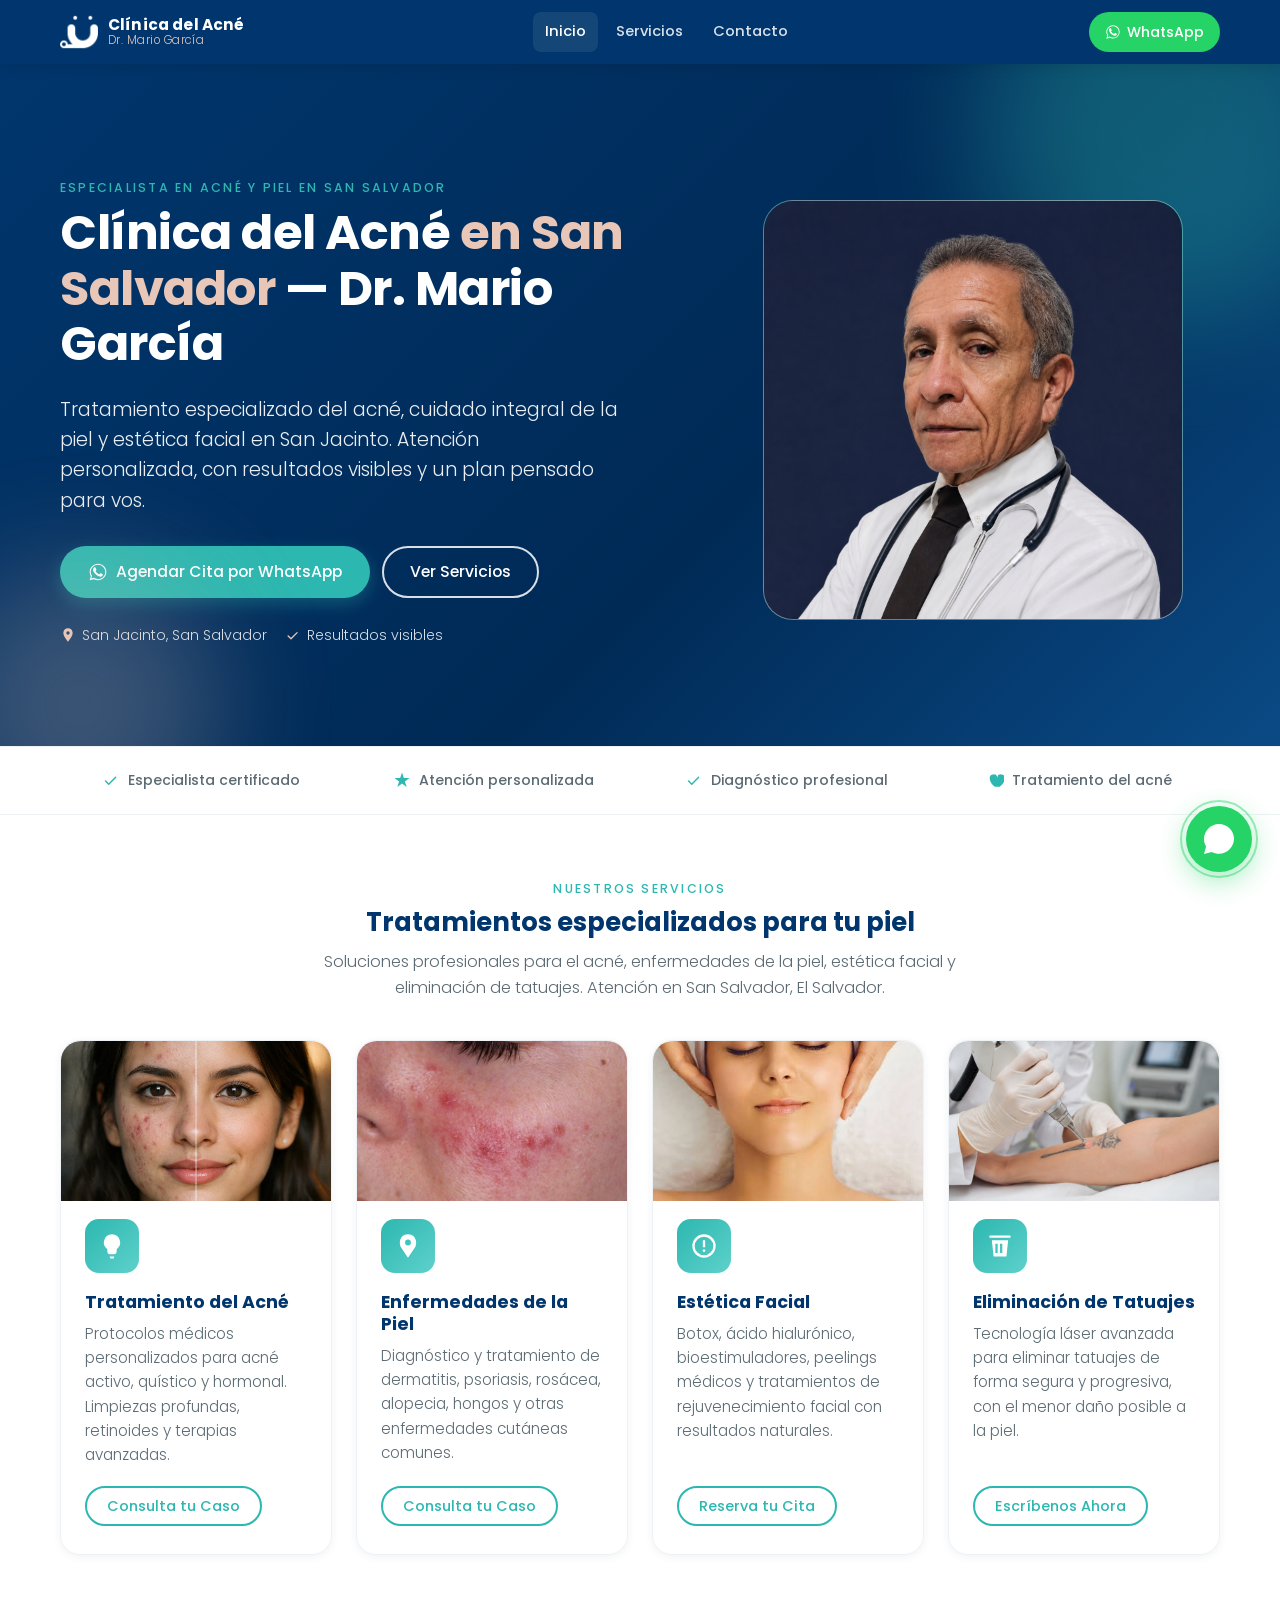
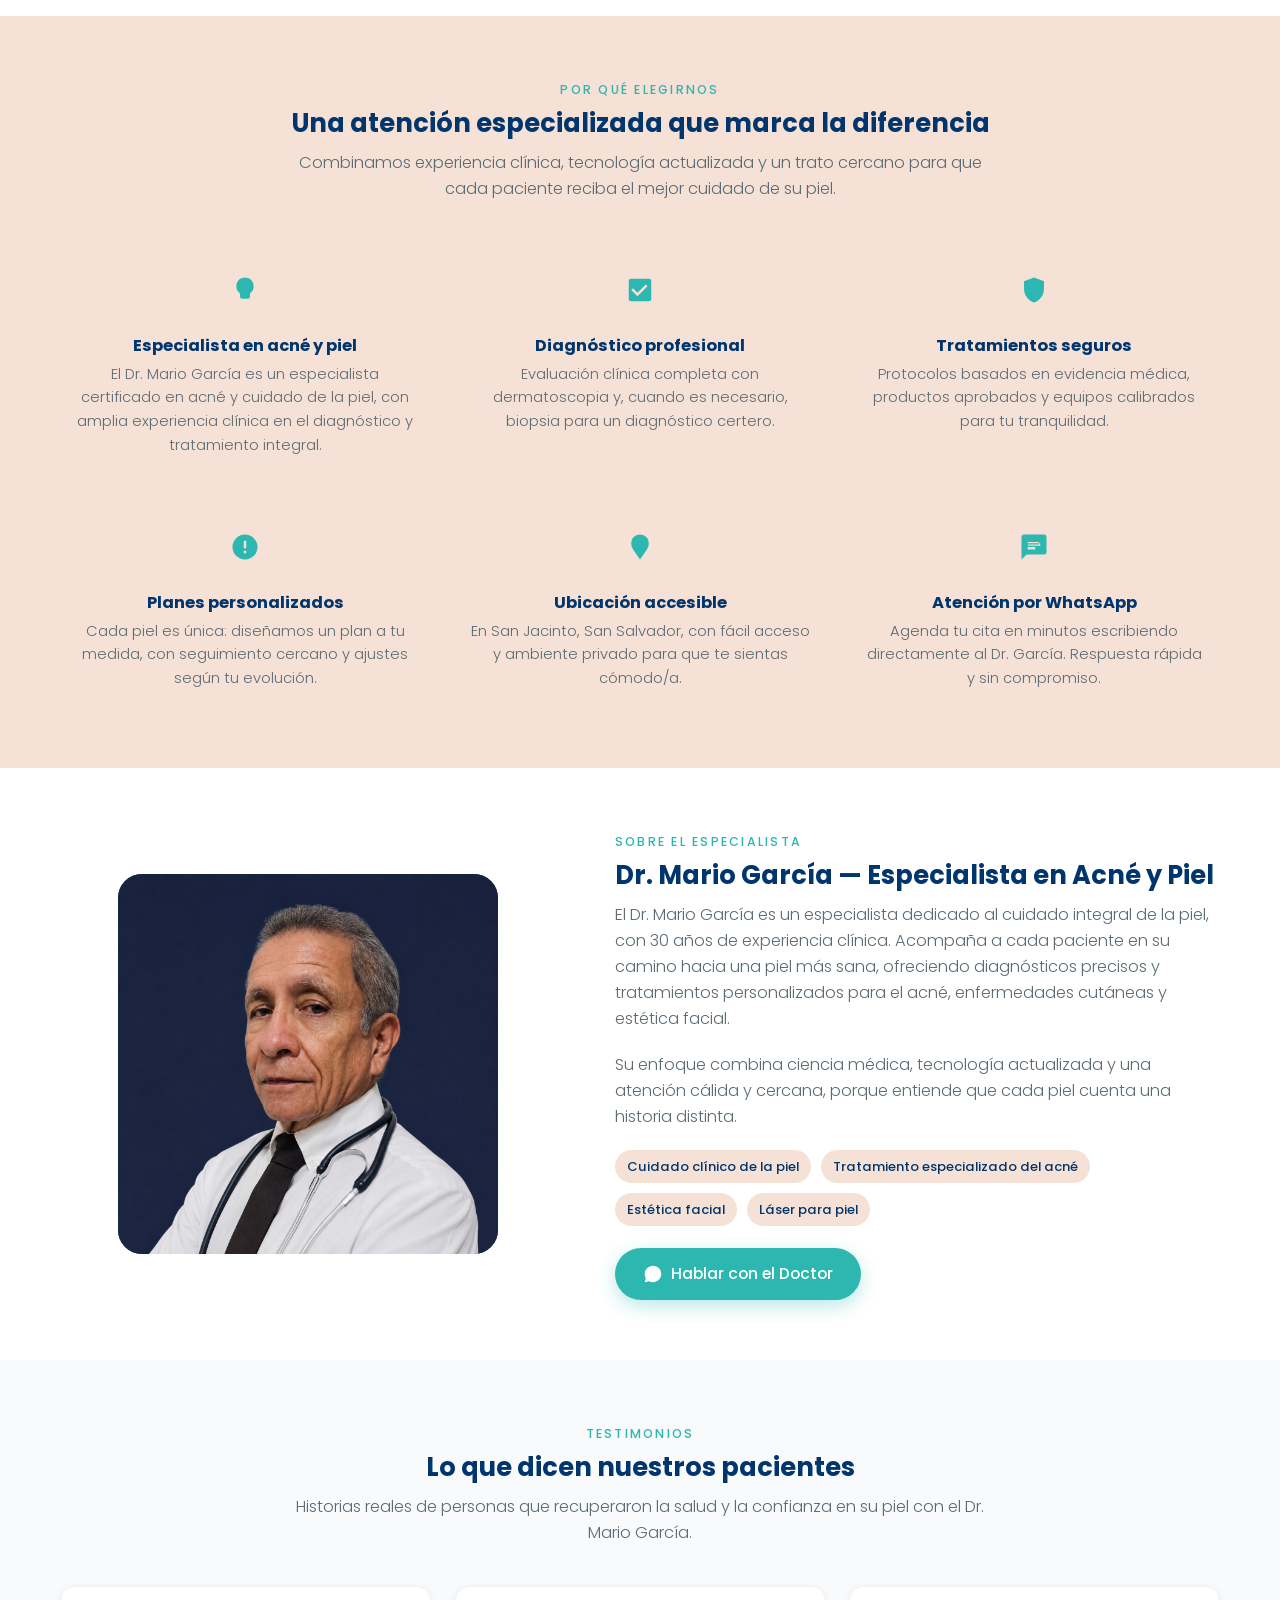
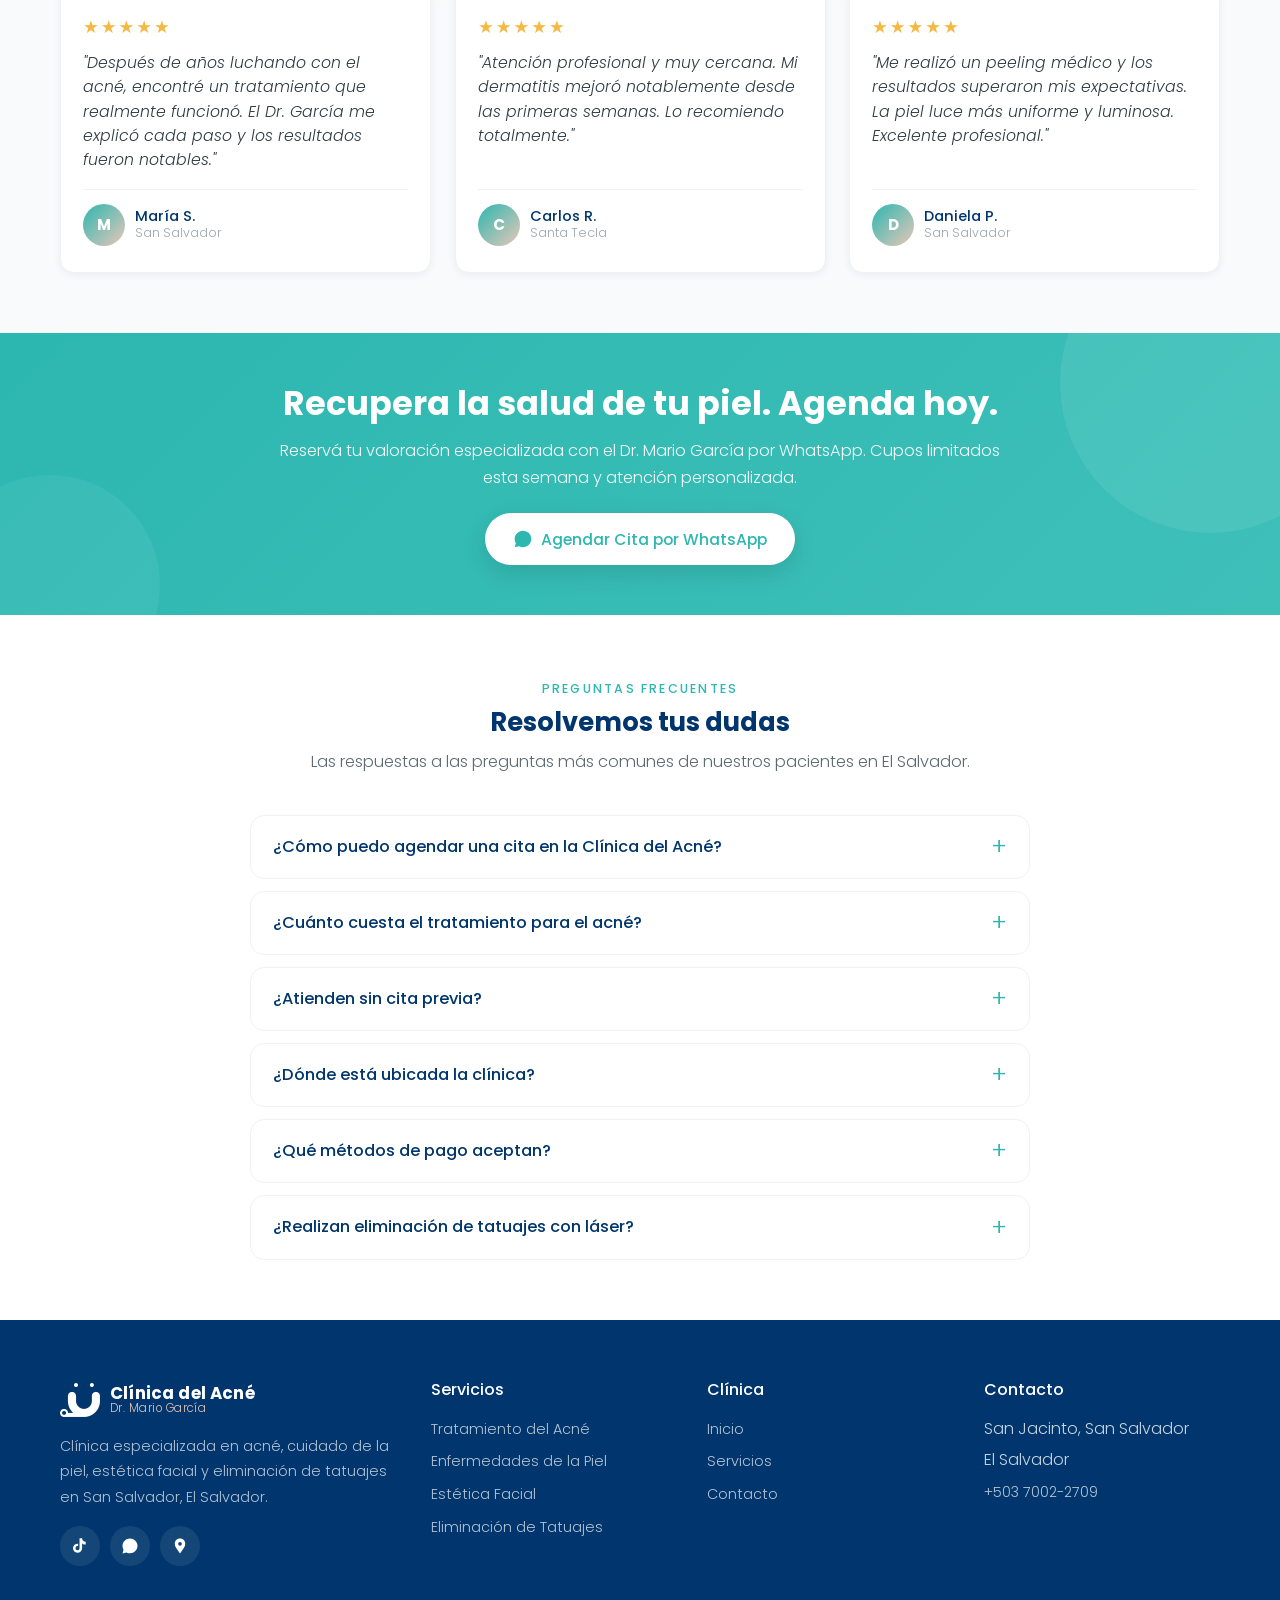
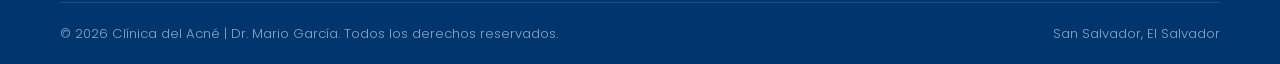
<file: index.html>
<!DOCTYPE html>
<html lang="es-SV">
<head>
<link rel="icon" href=" path-to-my-icon.png" sizes="any">
<meta charset="UTF-8">
<meta name="viewport" content="width=device-width, initial-scale=1.0">
<title>Clínica del Acné | Dr. Mario García — Especialista en Acné y Piel en San Salvador</title>
<meta name="description" content="Clínica especializada en acné y cuidado de la piel en San Jacinto, San Salvador. Tratamientos personalizados con el Dr. Mario García. Agenda tu cita por WhatsApp.">
<meta name="robots" content="index, follow">
<meta name="theme-color" content="#00366D">
<meta name="geo.region" content="SV-SS">
<meta name="geo.placename" content="San Jacinto, San Salvador, El Salvador">

<link rel="canonical" href="https://clinicadelacne.com.sv/">
<link rel="preconnect" href="https://fonts.googleapis.com">
<link rel="preconnect" href="https://fonts.gstatic.com" crossorigin>
<link rel="stylesheet" href="https://fonts.googleapis.com/css2?family=Poppins:wght@300;500;700&display=swap">
<link rel="stylesheet" href="style.css">

<meta property="og:type" content="website">
<meta property="og:locale" content="es_SV">
<meta property="og:site_name" content="Clínica del Acné | Dr. Mario García">
<meta property="og:title" content="Clínica del Acné | Dr. Mario García — Especialista en Acné y Piel en San Salvador">
<meta property="og:description" content="Tratamiento especializado de acné y cuidado de la piel en San Jacinto, San Salvador. Agenda tu cita por WhatsApp con el Dr. Mario García.">
<meta property="og:url" content="https://clinicadelacne.com.sv/">
<meta property="og:image" content="https://clinicadelacne.com.sv/og-image.jpg">
<meta name="twitter:card" content="summary_large_image">
<meta name="twitter:title" content="Clínica del Acné | Dr. Mario García — Especialista en Acné y Piel en San Salvador">
<meta name="twitter:description" content="Especialista en acné y piel en San Salvador. Tratamientos personalizados con el Dr. Mario García. Agenda por WhatsApp.">
<meta name="twitter:image" content="https://clinicadelacne.com.sv/og-image.jpg">

<script type="application/ld+json">
{
  "@context":"https://schema.org",
  "@type":"MedicalClinic",
  "name":"Clínica del Acné | Dr. Mario García",
  "alternateName":"Clínica del Acné",
  "description":"Clínica especializada en el tratamiento del acné, cuidado de la piel y estética facial en San Salvador, El Salvador.",
  "url":"https://clinicadelacne.com.sv/",
  "telephone":"+50370022709",
  "priceRange":"$$",
  "image":"https://clinicadelacne.com.sv/og-image.jpg",
  "logo":"https://clinicadelacne.com.sv/logo.svg",
  "medicalSpecialty":["Dermatology"],
  "availableService":[
    {"@type":"MedicalProcedure","name":"Tratamiento del Acné"},
    {"@type":"MedicalProcedure","name":"Enfermedades de la Piel"},
    {"@type":"MedicalProcedure","name":"Estética Facial"},
    {"@type":"MedicalProcedure","name":"Eliminación de Tatuajes"}
  ],
  "address":{
    "@type":"PostalAddress",
    "streetAddress":"San Jacinto",
    "addressLocality":"San Salvador",
    "addressRegion":"San Salvador",
    "addressCountry":"SV"
  },
  "geo":{
    "@type":"GeoCoordinates",
    "latitude":13.6847,
    "longitude":-89.1842
  },
  "openingHoursSpecification":[
    {"@type":"OpeningHoursSpecification","dayOfWeek":["Monday","Tuesday","Wednesday","Thursday","Friday"],"opens":"08:00","closes":"17:00"},
    {"@type":"OpeningHoursSpecification","dayOfWeek":"Saturday","opens":"08:00","closes":"12:00"}
  ],
  "sameAs":["https://www.tiktok.com/@clinicadelacne"],
  "hasMap":"https://maps.app.goo.gl/4eMmH4ngGZs48LqR9",
  "founder":{
    "@type":"Physician",
    "name":"Dr. Mario García",
    "jobTitle":"Especialista en Acné y Piel",
    "medicalSpecialty":"Dermatology"
  }
}
</script>
</head>
<body>

<a class="skip" href="#main">Saltar al contenido principal</a>

<!-- Navbar -->
<header class="nav" role="banner">
  <div class="container nav-inner">
    <a href="index.html" class="brand" aria-label="Clínica del Acné - Inicio">
      <span class="brand-mark" aria-hidden="true">
        <img src="assets/images/logo/Logo_Clinica_del_Acne.png" alt="" width="38" height="38" loading="eager">
      </span>
      <span class="brand-text">
        <span class="brand-name">Clínica del Acné</span>
        <span class="brand-sub">Dr. Mario García</span>
      </span>
    </a>
    <nav class="nav-links" aria-label="Navegación principal">
      <a href="index.html" class="active" aria-current="page">Inicio</a>
      <a href="servicios.html">Servicios</a>
      <a href="contacto.html">Contacto</a>
    </nav>
    <a class="nav-cta js-wa" href="#" data-msg="Hola, quiero agendar una cita en la Clínica del Acné." aria-label="Escríbenos por WhatsApp">
      <svg viewBox="0 0 24 24" fill="currentColor" aria-hidden="true"><path d="M17.5 14.4c-.3-.1-1.7-.8-2-.9-.3-.1-.5-.1-.7.1-.2.3-.8.9-.9 1.1-.2.2-.3.2-.6.1-.3-.1-1.3-.5-2.4-1.5-.9-.8-1.5-1.8-1.7-2.1-.2-.3 0-.4.1-.6.1-.1.3-.3.4-.5.1-.2.2-.3.3-.5.1-.2 0-.4 0-.5-.1-.1-.7-1.6-.9-2.2-.2-.6-.5-.5-.7-.5h-.6c-.2 0-.5.1-.8.4-.3.3-1 1-1 2.5s1.1 2.9 1.2 3.1c.1.2 2.1 3.2 5 4.5.7.3 1.2.5 1.6.6.7.2 1.3.2 1.8.1.5-.1 1.7-.7 1.9-1.4.2-.7.2-1.2.2-1.4-.1-.1-.3-.2-.6-.3zM12 2C6.5 2 2 6.5 2 12c0 1.8.5 3.5 1.4 5L2 22l5.2-1.4c1.4.8 3.1 1.2 4.8 1.2 5.5 0 10-4.5 10-10S17.5 2 12 2zm0 18.3c-1.6 0-3.1-.4-4.4-1.2l-.3-.2-3.3.9.9-3.2-.2-.3C3.7 15.1 3.3 13.6 3.3 12 3.3 7.2 7.2 3.3 12 3.3s8.7 3.9 8.7 8.7c0 4.8-3.9 8.6-8.7 8.6z"/></svg>
      <span>WhatsApp</span>
    </a>
  </div>
</header>

<main id="main">

<!-- Hero -->
<section class="hero">
  <div class="container hero-grid">
    <div class="reveal">
      <span class="eyebrow">Especialista en Acné y Piel en San Salvador</span>
      <h1>Clínica del Acné <span class="accent">en San Salvador</span> — Dr. Mario García</h1>
      <p class="lead">Tratamiento especializado del acné, cuidado integral de la piel y estética facial en San Jacinto. Atención personalizada, con resultados visibles y un plan pensado para vos.</p>
      <div class="hero-cta">
        <a class="btn btn-primary js-wa" href="#" data-msg="Hola, quiero agendar una cita en la Clínica del Acné.">
          <svg viewBox="0 0 24 24" fill="currentColor" aria-hidden="true"><path d="M17.5 14.4c-.3-.1-1.7-.8-2-.9-.3-.1-.5-.1-.7.1-.2.3-.8.9-.9 1.1-.2.2-.3.2-.6.1-.3-.1-1.3-.5-2.4-1.5-.9-.8-1.5-1.8-1.7-2.1-.2-.3 0-.4.1-.6.1-.1.3-.3.4-.5.1-.2.2-.3.3-.5.1-.2 0-.4 0-.5-.1-.1-.7-1.6-.9-2.2-.2-.6-.5-.5-.7-.5h-.6c-.2 0-.5.1-.8.4-.3.3-1 1-1 2.5s1.1 2.9 1.2 3.1c.1.2 2.1 3.2 5 4.5.7.3 1.2.5 1.6.6.7.2 1.3.2 1.8.1.5-.1 1.7-.7 1.9-1.4.2-.7.2-1.2.2-1.4-.1-.1-.3-.2-.6-.3zM12 2C6.5 2 2 6.5 2 12c0 1.8.5 3.5 1.4 5L2 22l5.2-1.4c1.4.8 3.1 1.2 4.8 1.2 5.5 0 10-4.5 10-10S17.5 2 12 2zm0 18.3c-1.6 0-3.1-.4-4.4-1.2l-.3-.2-3.3.9.9-3.2-.2-.3C3.7 15.1 3.3 13.6 3.3 12 3.3 7.2 7.2 3.3 12 3.3s8.7 3.9 8.7 8.7c0 4.8-3.9 8.6-8.7 8.6z"/></svg>
          Agendar Cita por WhatsApp
        </a>
        <a class="btn btn-outline" href="servicios.html">Ver Servicios</a>
      </div>
      <div class="hero-meta">
        <span>
          <svg viewBox="0 0 24 24" fill="currentColor" aria-hidden="true"><path d="M12 2C8 2 5 5 5 9c0 5 7 13 7 13s7-8 7-13c0-4-3-7-7-7zm0 9.5a2.5 2.5 0 110-5 2.5 2.5 0 010 5z"/></svg>
          San Jacinto, San Salvador
        </span>
        <span>
          <svg viewBox="0 0 24 24" fill="currentColor" aria-hidden="true"><path d="M9 16.2l-3.5-3.5a1 1 0 10-1.4 1.4l4.2 4.2a1 1 0 001.4 0l9.2-9.2a1 1 0 00-1.4-1.4L9 16.2z"/></svg>
          Resultados visibles
        </span>
      </div>
    </div>
    <div class="hero-visual reveal reveal-d2">
      <img src="assets/images/doctor/Dr_MarioGarcia_ClinicaDelAcne.png" alt="Dr. Mario García, especialista en acné y piel" width="420" height="420" loading="eager">
    </div>
  </div>
</section>

<!-- Trust strip -->
<section class="trust" aria-label="Confianza">
  <div class="container">
    <div class="trust-grid">
      <div class="trust-item">
        <svg viewBox="0 0 24 24" fill="currentColor" aria-hidden="true"><path d="M9 16.2l-3.5-3.5a1 1 0 10-1.4 1.4l4.2 4.2a1 1 0 001.4 0l9.2-9.2a1 1 0 00-1.4-1.4L9 16.2z"/></svg>
        Especialista certificado
      </div>
      <div class="trust-item">
        <svg viewBox="0 0 24 24" fill="currentColor" aria-hidden="true"><path d="M12 2l2.4 7.4H22l-6.2 4.5 2.4 7.3L12 16.7 5.8 21.2l2.4-7.3L2 9.4h7.6L12 2z"/></svg>
        Atención personalizada
      </div>
      <div class="trust-item">
        <svg viewBox="0 0 24 24" fill="currentColor" aria-hidden="true"><path d="M9 16.2l-3.5-3.5a1 1 0 10-1.4 1.4l4.2 4.2a1 1 0 001.4 0l9.2-9.2a1 1 0 00-1.4-1.4L9 16.2z"/></svg>
        Diagnóstico profesional
      </div>
      <div class="trust-item">
        <svg viewBox="0 0 24 24" fill="currentColor" aria-hidden="true"><path d="M12 21s-7-4.5-7-11a5 5 0 0110-1 5 5 0 0110 1c0 6.5-7 11-7 11h-6z"/></svg>
        Tratamiento del acné
      </div>
    </div>
  </div>
</section>

<!-- Servicios destacados -->
<section class="section" id="servicios">
  <div class="container">
    <div class="section-head reveal">
      <span class="eyebrow">Nuestros Servicios</span>
      <h2>Tratamientos especializados para tu piel</h2>
      <p>Soluciones profesionales para el acné, enfermedades de la piel, estética facial y eliminación de tatuajes. Atención en San Salvador, El Salvador.</p>
    </div>
    <div class="grid grid-4">

      <article class="card reveal">
        <div class="card-image">
          <img src="assets/images/servicios/tratamiento-acne-san-salvador.png" alt="Tratamiento especializado del acné en San Salvador" width="600" height="320" loading="lazy">
        </div>
        <div class="card-icon" aria-hidden="true">
          <svg viewBox="0 0 24 24" fill="currentColor"><path d="M12 2a7 7 0 00-4 12.7V17a2 2 0 002 2h4a2 2 0 002-2v-2.3A7 7 0 0012 2zm-2 19a2 2 0 004 0h-4z"/></svg>
        </div>
        <h3>Tratamiento del Acné</h3>
        <p>Protocolos médicos personalizados para acné activo, quístico y hormonal. Limpiezas profundas, retinoides y terapias avanzadas.</p>
        <a class="btn btn-ghost js-wa" href="#" data-msg="Hola, quiero información sobre el tratamiento para el acné.">Consulta tu Caso</a>
      </article>

      <article class="card reveal reveal-d1">
        <div class="card-image">
          <img src="assets/images/servicios/tratamiento-rosacea-san-salvador.jpg" alt="Tratamiento de rosácea y enfermedades de la piel" width="600" height="320" loading="lazy">
        </div>
        <div class="card-icon" aria-hidden="true">
          <svg viewBox="0 0 24 24" fill="currentColor"><path d="M12 2C8 2 5 5 5 9c0 2 .5 3.5 1.5 5L12 22l5.5-8c1-1.5 1.5-3 1.5-5 0-4-3-7-7-7zm0 9.5a2.5 2.5 0 110-5 2.5 2.5 0 010 5z"/></svg>
        </div>
        <h3>Enfermedades de la Piel</h3>
        <p>Diagnóstico y tratamiento de dermatitis, psoriasis, rosácea, alopecia, hongos y otras enfermedades cutáneas comunes.</p>
        <a class="btn btn-ghost js-wa" href="#" data-msg="Hola, quiero consultar sobre un problema de piel que tengo.">Consulta tu Caso</a>
      </article>

      <article class="card reveal reveal-d2">
        <div class="card-image">
          <img src="assets/images/servicios/tratamiento-estetica-facial-san-salvador.jfif" alt="Tratamiento de estética facial en San Salvador" width="600" height="320" loading="lazy">
        </div>
        <div class="card-icon" aria-hidden="true">
          <svg viewBox="0 0 24 24" fill="currentColor"><path d="M12 2a10 10 0 100 20 10 10 0 000-20zm0 18a8 8 0 110-16 8 8 0 010 16zm-1-13h2v6h-2V7zm0 8h2v2h-2v-2z"/></svg>
        </div>
        <h3>Estética Facial</h3>
        <p>Botox, ácido hialurónico, bioestimuladores, peelings médicos y tratamientos de rejuvenecimiento facial con resultados naturales.</p>
        <a class="btn btn-ghost js-wa" href="#" data-msg="Hola, me interesan los tratamientos de estética facial.">Reserva tu Cita</a>
      </article>

      <article class="card reveal reveal-d3">
        <div class="card-image">
          <img src="assets/images/servicios/Tratamiento-eliminacion-tatuajes-el-salvador.png" alt="Eliminación de tatuajes con láser en El Salvador" width="600" height="320" loading="lazy">
        </div>
        <div class="card-icon" aria-hidden="true">
          <svg viewBox="0 0 24 24" fill="currentColor"><path d="M3 3h18v2H3V3zm2 4h14l-1.5 14h-11L5 7zm3 3v8h2v-8H8zm4 0v8h2v-8h-2z"/></svg>
        </div>
        <h3>Eliminación de Tatuajes</h3>
        <p>Tecnología láser avanzada para eliminar tatuajes de forma segura y progresiva, con el menor daño posible a la piel.</p>
        <a class="btn btn-ghost js-wa" href="#" data-msg="Hola, quiero consultar sobre eliminación de tatuajes con láser.">Escríbenos Ahora</a>
      </article>

    </div>
  </div>
</section>

<!-- Por qué elegirnos -->
<section class="section section-rose">
  <div class="container">
    <div class="section-head reveal">
      <span class="eyebrow">Por Qué Elegirnos</span>
      <h2>Una atención especializada que marca la diferencia</h2>
      <p>Combinamos experiencia clínica, tecnología actualizada y un trato cercano para que cada paciente reciba el mejor cuidado de su piel.</p>
    </div>
    <div class="grid grid-3">
      <div class="benefit reveal">
        <div class="benefit-icon" aria-hidden="true">
          <svg viewBox="0 0 24 24" fill="currentColor"><path d="M12 2a7 7 0 00-4 12.7V17a2 2 0 002 2h4a2 2 0 002-2v-2.3A7 7 0 0012 2z"/></svg>
        </div>
        <h3>Especialista en acné y piel</h3>
        <p>El Dr. Mario García es un especialista certificado en acné y cuidado de la piel, con amplia experiencia clínica en el diagnóstico y tratamiento integral.</p>
      </div>
      <div class="benefit reveal reveal-d1">
        <div class="benefit-icon" aria-hidden="true">
          <svg viewBox="0 0 24 24" fill="currentColor"><path d="M19 3H5a2 2 0 00-2 2v14a2 2 0 002 2h14a2 2 0 002-2V5a2 2 0 00-2-2zm-9 14l-5-5 1.4-1.4L10 14.2l6.6-6.6L18 9l-8 8z"/></svg>
        </div>
        <h3>Diagnóstico profesional</h3>
        <p>Evaluación clínica completa con dermatoscopia y, cuando es necesario, biopsia para un diagnóstico certero.</p>
      </div>
      <div class="benefit reveal reveal-d2">
        <div class="benefit-icon" aria-hidden="true">
          <svg viewBox="0 0 24 24" fill="currentColor"><path d="M12 2L4 5v6c0 5 3.4 9.6 8 11 4.6-1.4 8-6 8-11V5l-8-3z"/></svg>
        </div>
        <h3>Tratamientos seguros</h3>
        <p>Protocolos basados en evidencia médica, productos aprobados y equipos calibrados para tu tranquilidad.</p>
      </div>
      <div class="benefit reveal">
        <div class="benefit-icon" aria-hidden="true">
          <svg viewBox="0 0 24 24" fill="currentColor"><path d="M12 2a10 10 0 100 20 10 10 0 000-20zm1 15h-2v-2h2v2zm0-4h-2V7h2v6z"/></svg>
        </div>
        <h3>Planes personalizados</h3>
        <p>Cada piel es única: diseñamos un plan a tu medida, con seguimiento cercano y ajustes según tu evolución.</p>
      </div>
      <div class="benefit reveal reveal-d1">
        <div class="benefit-icon" aria-hidden="true">
          <svg viewBox="0 0 24 24" fill="currentColor"><path d="M12 2C8 2 5 5 5 9c0 2 .5 3.5 1.5 5L12 22l5.5-8c1-1.5 1.5-3 1.5-5 0-4-3-7-7-7z"/></svg>
        </div>
        <h3>Ubicación accesible</h3>
        <p>En San Jacinto, San Salvador, con fácil acceso y ambiente privado para que te sientas cómodo/a.</p>
      </div>
      <div class="benefit reveal reveal-d2">
        <div class="benefit-icon" aria-hidden="true">
          <svg viewBox="0 0 24 24" fill="currentColor"><path d="M20 2H4a2 2 0 00-2 2v18l4-4h14a2 2 0 002-2V4a2 2 0 00-2-2zM7 9h10v2H7V9zm6 5H7v-2h6v2zm3-4H7V8h9v2z"/></svg>
        </div>
        <h3>Atención por WhatsApp</h3>
        <p>Agenda tu cita en minutos escribiendo directamente al Dr. García. Respuesta rápida y sin compromiso.</p>
      </div>
    </div>
  </div>
</section>

<!-- Sobre el Doctor -->
<section class="section">
  <div class="container about-grid">
    <div class="about-visual reveal">
      <img src="assets/images/doctor/Dr_MarioGarcia_ClinicaDelAcne.png" alt="Dr. Mario García, especialista en acné y piel" width="380" height="380" loading="lazy">
    </div>
    <div class="about-content reveal reveal-d1">
      <span class="eyebrow">Sobre el Especialista</span>
      <h2>Dr. Mario García — Especialista en Acné y Piel</h2>
      <p>El Dr. Mario García es un especialista dedicado al cuidado integral de la piel, con 30 años de experiencia clínica. Acompaña a cada paciente en su camino hacia una piel más sana, ofreciendo diagnósticos precisos y tratamientos personalizados para el acné, enfermedades cutáneas y estética facial.</p>
      <p>Su enfoque combina ciencia médica, tecnología actualizada y una atención cálida y cercana, porque entiende que cada piel cuenta una historia distinta.</p>
      <div class="about-creds">
        <span class="cred">Cuidado clínico de la piel</span>
        <span class="cred">Tratamiento especializado del acné</span>
        <span class="cred">Estética facial</span>
        <span class="cred">Láser para piel</span>
      </div>
      <a class="btn btn-primary js-wa" href="#" data-msg="Hola, quiero hablar con el Dr. Mario García sobre mi caso.">
        <svg viewBox="0 0 24 24" fill="currentColor" aria-hidden="true" width="20" height="20"><path d="M17.5 14.4c-.3-.1-1.7-.8-2-.9-.3-.1-.5-.1-.7.1-.2.3-.8.9-.9 1.1-.2.2-.3.2-.6.1-.3-.1-1.3-.5-2.4-1.5-.9-.8-1.5-1.8-1.7-2.1-.2-.3 0-.4.1-.6.1-.1.3-.3.4-.5.1-.2.2-.3.3-.5.1-.2 0-.4 0-.5-.1-.1-.7-1.6-.9-2.2-.2-.6-.5-.5-.7-.5h-.6c-.2 0-.5.1-.8.4-.3.3-1 1-1 2.5s1.1 2.9 1.2 3.1c.1.2 2.1 3.2 5 4.5.7.3 1.2.5 1.6.6.7.2 1.3.2 1.8.1.5-.1 1.7-.7 1.9-1.4.2-.7.2-1.2.2-1.4-.1-.1-.3-.2-.6-.3zM12 2C6.5 2 2 6.5 2 12c0 1.8.5 3.5 1.4 5L2 22l5.2-1.4c1.4.8 3.1 1.2 4.8 1.2 5.5 0 10-4.5 10-10S17.5 2 12 2z"/></svg>
        Hablar con el Doctor
      </a>
    </div>
  </div>
</section>

<!-- Testimonios -->
<section class="section section-gray">
  <div class="container">
    <div class="section-head reveal">
      <span class="eyebrow">Testimonios</span>
      <h2>Lo que dicen nuestros pacientes</h2>
      <p>Historias reales de personas que recuperaron la salud y la confianza en su piel con el Dr. Mario García.</p>
    </div>
    <div class="grid grid-3">
      <article class="testimonial reveal">
        <div class="testimonial-stars" aria-label="5 de 5 estrellas">★★★★★</div>
        <blockquote>"Después de años luchando con el acné, encontré un tratamiento que realmente funcionó. El Dr. García me explicó cada paso y los resultados fueron notables."</blockquote>
        <div class="testimonial-author">
          <div class="testimonial-avatar" aria-hidden="true">M</div>
          <div class="testimonial-meta">
            <div class="testimonial-name">María S.</div>
            <div class="testimonial-loc">San Salvador</div>
          </div>
        </div>
      </article>
      <article class="testimonial reveal reveal-d1">
        <div class="testimonial-stars" aria-label="5 de 5 estrellas">★★★★★</div>
        <blockquote>"Atención profesional y muy cercana. Mi dermatitis mejoró notablemente desde las primeras semanas. Lo recomiendo totalmente."</blockquote>
        <div class="testimonial-author">
          <div class="testimonial-avatar" aria-hidden="true">C</div>
          <div class="testimonial-meta">
            <div class="testimonial-name">Carlos R.</div>
            <div class="testimonial-loc">Santa Tecla</div>
          </div>
        </div>
      </article>
      <article class="testimonial reveal reveal-d2">
        <div class="testimonial-stars" aria-label="5 de 5 estrellas">★★★★★</div>
        <blockquote>"Me realizó un peeling médico y los resultados superaron mis expectativas. La piel luce más uniforme y luminosa. Excelente profesional."</blockquote>
        <div class="testimonial-author">
          <div class="testimonial-avatar" aria-hidden="true">D</div>
          <div class="testimonial-meta">
            <div class="testimonial-name">Daniela P.</div>
            <div class="testimonial-loc">San Salvador</div>
          </div>
        </div>
      </article>
    </div>
  </div>
</section>

<!-- CTA strip -->
<section class="cta-strip">
  <div class="cta-strip-inner reveal">
    <h2>Recupera la salud de tu piel. Agenda hoy.</h2>
    <p>Reservá tu valoración especializada con el Dr. Mario García por WhatsApp. Cupos limitados esta semana y atención personalizada.</p>
    <a class="btn btn-primary js-wa" href="#" data-msg="Hola, quiero reservar mi cita con el Dr. Mario García.">
      <svg viewBox="0 0 24 24" fill="currentColor" width="20" height="20" aria-hidden="true"><path d="M17.5 14.4c-.3-.1-1.7-.8-2-.9-.3-.1-.5-.1-.7.1-.2.3-.8.9-.9 1.1-.2.2-.3.2-.6.1-.3-.1-1.3-.5-2.4-1.5-.9-.8-1.5-1.8-1.7-2.1-.2-.3 0-.4.1-.6.1-.1.3-.3.4-.5.1-.2.2-.3.3-.5.1-.2 0-.4 0-.5-.1-.1-.7-1.6-.9-2.2-.2-.6-.5-.5-.7-.5h-.6c-.2 0-.5.1-.8.4-.3.3-1 1-1 2.5s1.1 2.9 1.2 3.1c.1.2 2.1 3.2 5 4.5.7.3 1.2.5 1.6.6.7.2 1.3.2 1.8.1.5-.1 1.7-.7 1.9-1.4.2-.7.2-1.2.2-1.4-.1-.1-.3-.2-.6-.3zM12 2C6.5 2 2 6.5 2 12c0 1.8.5 3.5 1.4 5L2 22l5.2-1.4c1.4.8 3.1 1.2 4.8 1.2 5.5 0 10-4.5 10-10S17.5 2 12 2z"/></svg>
      Agendar Cita por WhatsApp
    </a>
  </div>
</section>

<!-- FAQ -->
<section class="section">
  <div class="container">
    <div class="section-head reveal">
      <span class="eyebrow">Preguntas Frecuentes</span>
      <h2>Resolvemos tus dudas</h2>
      <p>Las respuestas a las preguntas más comunes de nuestros pacientes en El Salvador.</p>
    </div>
    <div class="faq reveal">
      <details>
        <summary>¿Cómo puedo agendar una cita en la Clínica del Acné?</summary>
        <p>La forma más rápida es escribirnos por WhatsApp al <strong>+503 7002-2709</strong>. Te confirmaremos disponibilidad y los pasos a seguir para tu primera consulta con el Dr. Mario García.</p>
      </details>
      <details>
        <summary>¿Cuánto cuesta el tratamiento para el acné?</summary>
        <p>El costo depende del tipo de acné, la severidad y el protocolo recomendado. En la primera consulta el Dr. García evaluará tu caso y te presentará un plan personalizado con su inversión. Escríbenos por WhatsApp para más detalles.</p>
      </details>
      <details>
        <summary>¿Atienden sin cita previa?</summary>
        <p>Recomendamos agendar cita previamente para brindarte una atención sin prisas. Sin embargo, puedes escribirnos por WhatsApp el mismo día y haremos lo posible por atenderte según disponibilidad.</p>
      </details>
      <details>
        <summary>¿Dónde está ubicada la clínica?</summary>
        <p>Estamos en San Jacinto, San Salvador, El Salvador. Puedes ver la ubicación exacta en nuestro mapa de Google. Te enviaremos las indicaciones completas al confirmar tu cita por WhatsApp.</p>
      </details>
      <details>
        <summary>¿Qué métodos de pago aceptan?</summary>
        <p>Aceptamos efectivo y las formas de pago más comunes en El Salvador. Confirma los detalles al momento de agendar tu cita por WhatsApp.</p>
      </details>
      <details>
        <summary>¿Realizan eliminación de tatuajes con láser?</summary>
        <p>Sí. Utilizamos tecnología láser adecuada para reducir y eliminar tatuajes de forma progresiva y segura. El número de sesiones depende del tamaño, color y antigüedad del tatuaje.</p>
      </details>
    </div>
  </div>
</section>

</main>

<!-- Footer -->
<footer class="footer" role="contentinfo">
  <div class="container">
    <div class="footer-grid">
      <div class="footer-col">
        <div class="footer-brand">
          <span class="brand-mark" aria-hidden="true">
            <img src="assets/images/logo/Logo_Clinica_del_Acne.png" alt="" width="40" height="40" loading="lazy">
          </span>
          <span class="brand-text">
            <span class="brand-name">Clínica del Acné</span>
            <span class="brand-sub">Dr. Mario García</span>
          </span>
        </div>
        <p>Clínica especializada en acné, cuidado de la piel, estética facial y eliminación de tatuajes en San Salvador, El Salvador.</p>
        <div class="footer-social" aria-label="Redes sociales">
          <a href="https://www.tiktok.com/@clinicadelacne" target="_blank" rel="noopener" aria-label="TikTok">
            <svg viewBox="0 0 24 24" fill="currentColor"><path d="M19.6 6.3a4.8 4.8 0 01-3.4-1.4 4.8 4.8 0 01-1.4-3.4h-3.4v13.4a2.7 2.7 0 11-1.9-2.6V8.9a6.1 6.1 0 105.3 6V8.5a8.1 8.1 0 004.8 1.6V6.3z"/></svg>
          </a>
          <a class="js-wa" href="#" data-msg="Hola, quiero agendar una cita en la Clínica del Acné." aria-label="WhatsApp" target="_blank" rel="noopener">
            <svg viewBox="0 0 24 24" fill="currentColor"><path d="M17.5 14.4c-.3-.1-1.7-.8-2-.9-.3-.1-.5-.1-.7.1-.2.3-.8.9-.9 1.1-.2.2-.3.2-.6.1-.3-.1-1.3-.5-2.4-1.5-.9-.8-1.5-1.8-1.7-2.1-.2-.3 0-.4.1-.6.1-.1.3-.3.4-.5.1-.2.2-.3.3-.5.1-.2 0-.4 0-.5-.1-.1-.7-1.6-.9-2.2-.2-.6-.5-.5-.7-.5h-.6c-.2 0-.5.1-.8.4-.3.3-1 1-1 2.5s1.1 2.9 1.2 3.1c.1.2 2.1 3.2 5 4.5.7.3 1.2.5 1.6.6.7.2 1.3.2 1.8.1.5-.1 1.7-.7 1.9-1.4.2-.7.2-1.2.2-1.4-.1-.1-.3-.2-.6-.3zM12 2C6.5 2 2 6.5 2 12c0 1.8.5 3.5 1.4 5L2 22l5.2-1.4c1.4.8 3.1 1.2 4.8 1.2 5.5 0 10-4.5 10-10S17.5 2 12 2z"/></svg>
          </a>
          <a href="https://maps.app.goo.gl/4eMmH4ngGZs48LqR9" target="_blank" rel="noopener" aria-label="Google Maps">
            <svg viewBox="0 0 24 24" fill="currentColor"><path d="M12 2C8 2 5 5 5 9c0 2 .5 3.5 1.5 5L12 22l5.5-8c1-1.5 1.5-3 1.5-5 0-4-3-7-7-7zm0 9.5a2.5 2.5 0 110-5 2.5 2.5 0 010 5z"/></svg>
          </a>
        </div>
      </div>
      <div class="footer-col">
        <h4>Servicios</h4>
        <ul>
          <li><a href="servicios.html#acne">Tratamiento del Acné</a></li>
          <li><a href="servicios.html#piel">Enfermedades de la Piel</a></li>
          <li><a href="servicios.html#estetica">Estética Facial</a></li>
          <li><a href="servicios.html#tatuajes">Eliminación de Tatuajes</a></li>
        </ul>
      </div>
      <div class="footer-col">
        <h4>Clínica</h4>
        <ul>
          <li><a href="index.html">Inicio</a></li>
          <li><a href="servicios.html">Servicios</a></li>
          <li><a href="contacto.html">Contacto</a></li>
        </ul>
      </div>
      <div class="footer-col">
        <h4>Contacto</h4>
        <ul>
          <li>San Jacinto, San Salvador</li>
          <li>El Salvador</li>
          <li><a class="js-wa" href="#" data-msg="Hola, quiero agendar una cita en la Clínica del Acné.">+503 7002-2709</a></li>
        </ul>
      </div>
    </div>
    <div class="footer-bottom">
      <span>© 2026 Clínica del Acné | Dr. Mario García. Todos los derechos reservados.</span>
      <span>San Salvador, El Salvador</span>
    </div>
  </div>
</footer>

<!-- WhatsApp FAB -->
<a class="fab-wa js-wa" href="#" data-msg="Hola, quiero agendar una cita en la Clínica del Acné." aria-label="Escríbenos por WhatsApp" target="_blank" rel="noopener">
  <svg viewBox="0 0 24 24" fill="currentColor" aria-hidden="true"><path d="M17.5 14.4c-.3-.1-1.7-.8-2-.9-.3-.1-.5-.1-.7.1-.2.3-.8.9-.9 1.1-.2.2-.3.2-.6.1-.3-.1-1.3-.5-2.4-1.5-.9-.8-1.5-1.8-1.7-2.1-.2-.3 0-.4.1-.6.1-.1.3-.3.4-.5.1-.2.2-.3.3-.5.1-.2 0-.4 0-.5-.1-.1-.7-1.6-.9-2.2-.2-.6-.5-.5-.7-.5h-.6c-.2 0-.5.1-.8.4-.3.3-1 1-1 2.5s1.1 2.9 1.2 3.1c.1.2 2.1 3.2 5 4.5.7.3 1.2.5 1.6.6.7.2 1.3.2 1.8.1.5-.1 1.7-.7 1.9-1.4.2-.7.2-1.2.2-1.4-.1-.1-.3-.2-.6-.3zM12 2C6.5 2 2 6.5 2 12c0 1.8.5 3.5 1.4 5L2 22l5.2-1.4c1.4.8 3.1 1.2 4.8 1.2 5.5 0 10-4.5 10-10S17.5 2 12 2z"/></svg>
</a>

<script>
// WhatsApp contextual helper
document.addEventListener('DOMContentLoaded',function(){
  var base='https://wa.me/50370022709?text=';
  document.querySelectorAll('a.js-wa').forEach(function(a){
    var msg=a.getAttribute('data-msg')||'Hola, quiero más información sobre la Clínica del Acné.';
    a.href=base+encodeURIComponent(msg);
    if(!a.hasAttribute('target'))a.setAttribute('target','_blank');
    if(!a.hasAttribute('rel'))a.setAttribute('rel','noopener');
  });
  // Reveal on scroll
  if('IntersectionObserver' in window && !window.matchMedia('(prefers-reduced-motion: reduce)').matches){
    var io=new IntersectionObserver(function(entries){
      entries.forEach(function(e){if(e.isIntersecting){e.target.classList.add('visible');io.unobserve(e.target)}});
    },{threshold:.12,rootMargin:'0px 0px -40px 0px'});
    document.querySelectorAll('.reveal').forEach(function(el){io.observe(el)});
  }else{
    document.querySelectorAll('.reveal').forEach(function(el){el.classList.add('visible')});
  }
});
</script>

</body>
</html>
</file>
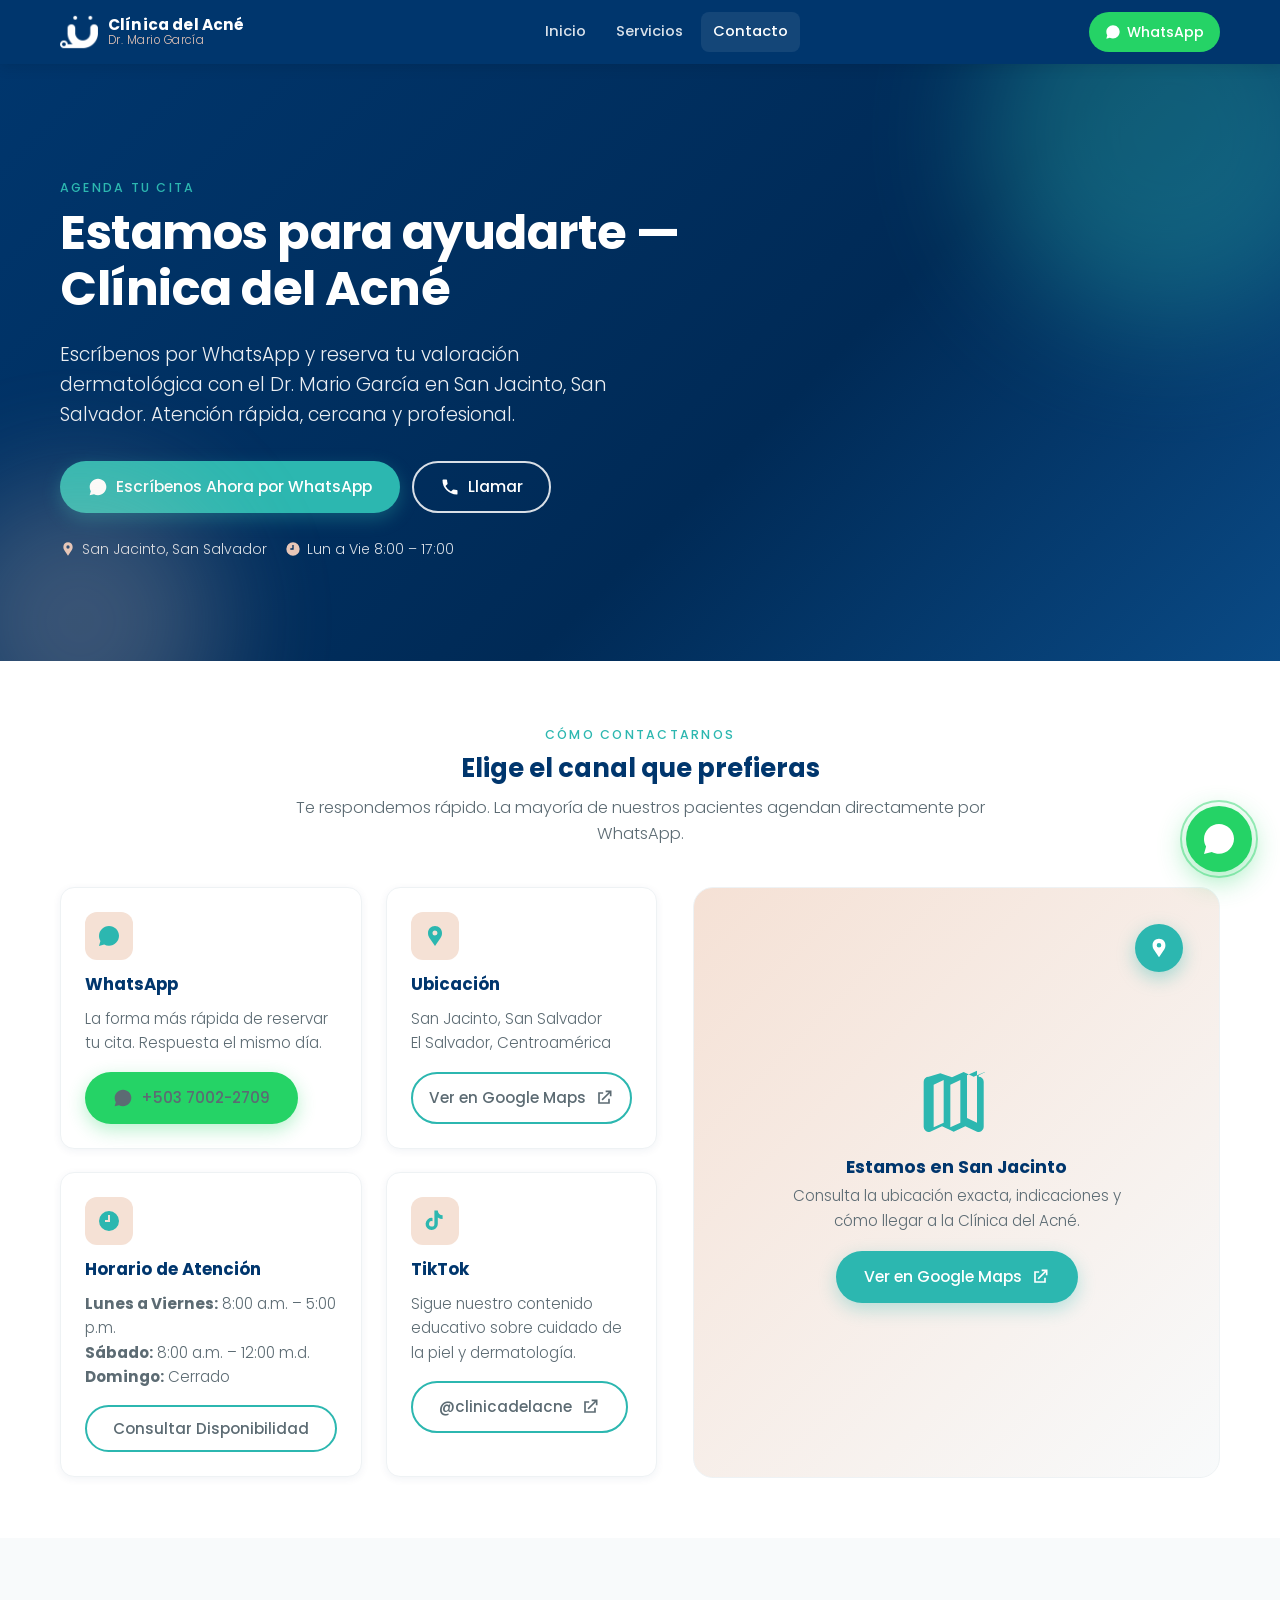
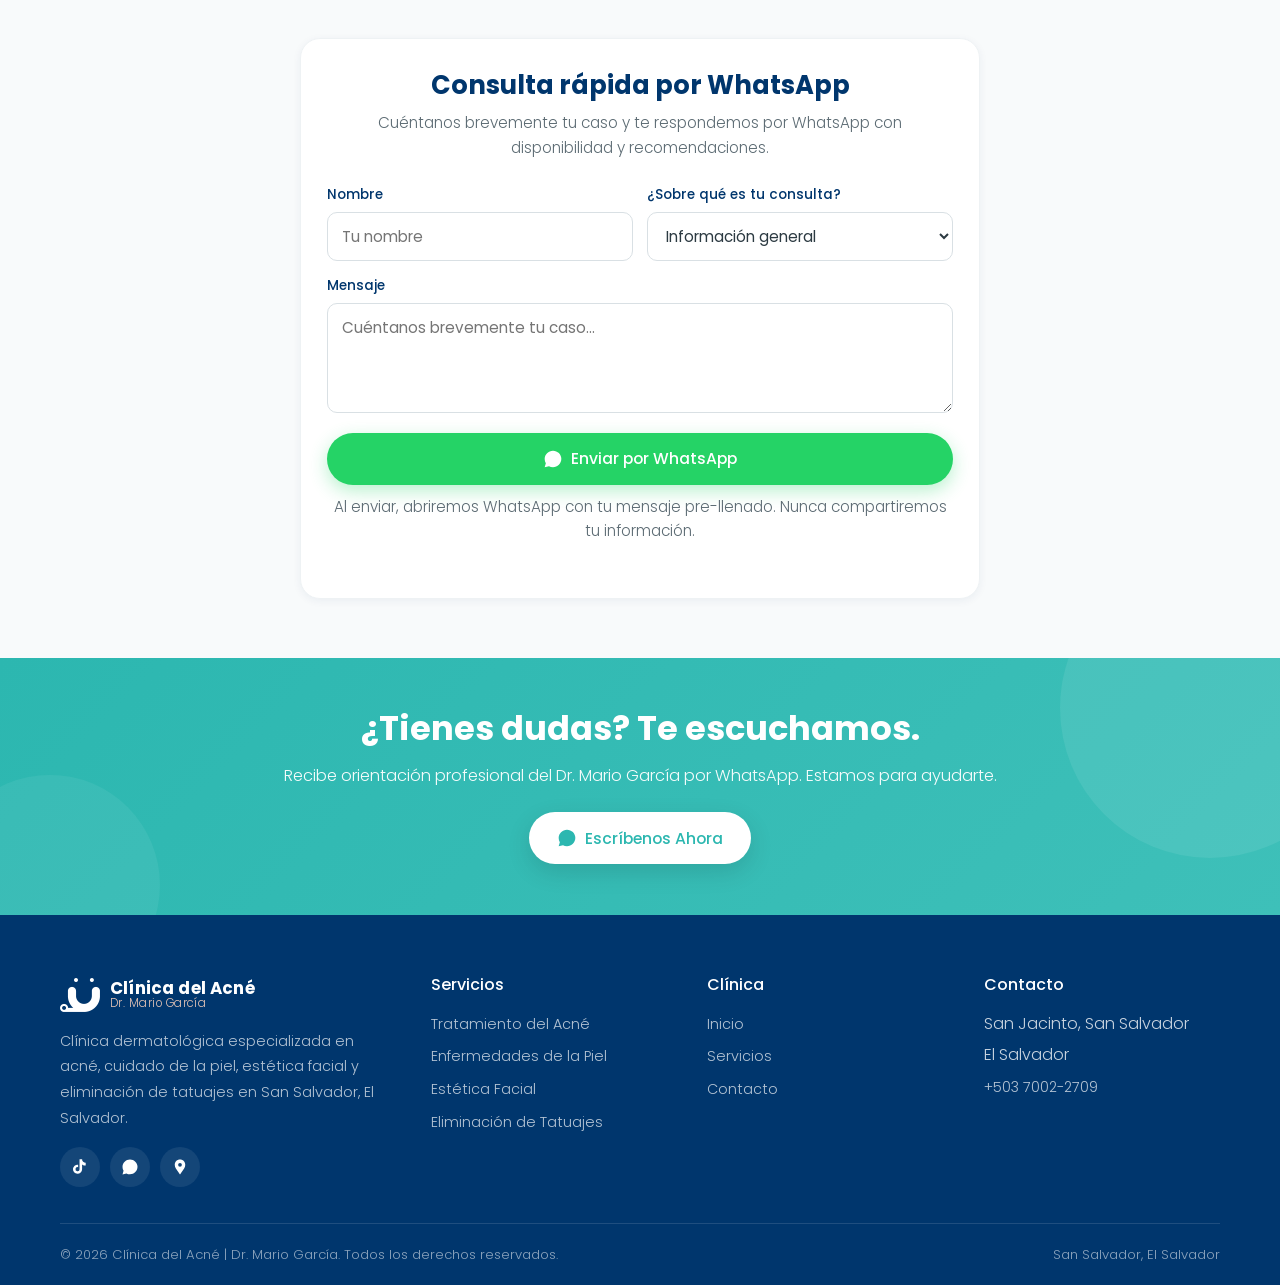
<file: contacto.html>
<!DOCTYPE html>
<html lang="es-SV">
<head>
<meta charset="UTF-8">
<meta name="viewport" content="width=device-width, initial-scale=1.0">
<title>Contacto y Ubicación | Clínica del Acné San Salvador</title>
<meta name="description" content="Clínica del Acné en San Jacinto, San Salvador. Escríbenos por WhatsApp al +503 7002-2709 o visítanos. Horarios y ubicación en Google Maps.">
<meta name="robots" content="index, follow">
<meta name="theme-color" content="#00366D">

<link rel="canonical" href="https://clinicadelacne.com.sv/contacto.html">
<link rel="preconnect" href="https://fonts.googleapis.com">
<link rel="preconnect" href="https://fonts.gstatic.com" crossorigin>
<link rel="stylesheet" href="https://fonts.googleapis.com/css2?family=Poppins:wght@300;500;700&display=swap">
<link rel="stylesheet" href="style.css">

<meta property="og:type" content="website">
<meta property="og:locale" content="es_SV">
<meta property="og:site_name" content="Clínica del Acné | Dr. Mario García">
<meta property="og:title" content="Contacto y Ubicación | Clínica del Acné San Salvador">
<meta property="og:description" content="Escríbenos por WhatsApp o visítanos en San Jacinto, San Salvador. Agenda tu cita con el Dr. Mario García.">
<meta property="og:url" content="https://clinicadelacne.com.sv/contacto.html">
<meta property="og:image" content="https://clinicadelacne.com.sv/og-image.jpg">
<meta name="twitter:card" content="summary_large_image">
<meta name="twitter:title" content="Contacto y Ubicación | Clínica del Acné San Salvador">
<meta name="twitter:description" content="Escríbenos por WhatsApp o visítanos en San Jacinto, San Salvador. Agenda tu cita con el Dr. Mario García.">
</head>
<body>

<a class="skip" href="#main">Saltar al contenido principal</a>

<header class="nav" role="banner">
  <div class="container nav-inner">
    <a href="index.html" class="brand" aria-label="Clínica del Acné - Inicio">
      <span class="brand-mark" aria-hidden="true">
        <img src="assets/images/logo/Logo_Clinica_del_Acne.png" alt="" width="38" height="38" loading="eager">
      </span>
      <span class="brand-text">
        <span class="brand-name">Clínica del Acné</span>
        <span class="brand-sub">Dr. Mario García</span>
      </span>
    </a>
    <nav class="nav-links" aria-label="Navegación principal">
      <a href="index.html">Inicio</a>
      <a href="servicios.html">Servicios</a>
      <a href="contacto.html" class="active" aria-current="page">Contacto</a>
    </nav>
    <a class="nav-cta js-wa" href="#" data-msg="Hola, quiero agendar una cita en la Clínica del Acné." aria-label="Escríbenos por WhatsApp">
      <svg viewBox="0 0 24 24" fill="currentColor" aria-hidden="true"><path d="M17.5 14.4c-.3-.1-1.7-.8-2-.9-.3-.1-.5-.1-.7.1-.2.3-.8.9-.9 1.1-.2.2-.3.2-.6.1-.3-.1-1.3-.5-2.4-1.5-.9-.8-1.5-1.8-1.7-2.1-.2-.3 0-.4.1-.6.1-.1.3-.3.4-.5.1-.2.2-.3.3-.5.1-.2 0-.4 0-.5-.1-.1-.7-1.6-.9-2.2-.2-.6-.5-.5-.7-.5h-.6c-.2 0-.5.1-.8.4-.3.3-1 1-1 2.5s1.1 2.9 1.2 3.1c.1.2 2.1 3.2 5 4.5.7.3 1.2.5 1.6.6.7.2 1.3.2 1.8.1.5-.1 1.7-.7 1.9-1.4.2-.7.2-1.2.2-1.4-.1-.1-.3-.2-.6-.3zM12 2C6.5 2 2 6.5 2 12c0 1.8.5 3.5 1.4 5L2 22l5.2-1.4c1.4.8 3.1 1.2 4.8 1.2 5.5 0 10-4.5 10-10S17.5 2 12 2z"/></svg>
      <span>WhatsApp</span>
    </a>
  </div>
</header>

<main id="main">

<section class="hero">
  <div class="container">
    <div style="max-width:780px" class="reveal">
      <span class="eyebrow">Agenda tu Cita</span>
      <h1>Estamos para ayudarte — Clínica del Acné</h1>
      <p class="lead">Escríbenos por WhatsApp y reserva tu valoración dermatológica con el Dr. Mario García en San Jacinto, San Salvador. Atención rápida, cercana y profesional.</p>
      <div class="hero-cta">
        <a class="btn btn-primary js-wa" href="#" data-msg="Hola, quiero agendar una cita en la Clínica del Acné.">
          <svg viewBox="0 0 24 24" fill="currentColor" width="20" height="20" aria-hidden="true"><path d="M17.5 14.4c-.3-.1-1.7-.8-2-.9-.3-.1-.5-.1-.7.1-.2.3-.8.9-.9 1.1-.2.2-.3.2-.6.1-.3-.1-1.3-.5-2.4-1.5-.9-.8-1.5-1.8-1.7-2.1-.2-.3 0-.4.1-.6.1-.1.3-.3.4-.5.1-.2.2-.3.3-.5.1-.2 0-.4 0-.5-.1-.1-.7-1.6-.9-2.2-.2-.6-.5-.5-.7-.5h-.6c-.2 0-.5.1-.8.4-.3.3-1 1-1 2.5s1.1 2.9 1.2 3.1c.1.2 2.1 3.2 5 4.5.7.3 1.2.5 1.6.6.7.2 1.3.2 1.8.1.5-.1 1.7-.7 1.9-1.4.2-.7.2-1.2.2-1.4-.1-.1-.3-.2-.6-.3zM12 2C6.5 2 2 6.5 2 12c0 1.8.5 3.5 1.4 5L2 22l5.2-1.4c1.4.8 3.1 1.2 4.8 1.2 5.5 0 10-4.5 10-10S17.5 2 12 2z"/></svg>
          Escríbenos Ahora por WhatsApp
        </a>
        <a class="btn btn-outline" href="tel:+50370022709">
          <svg viewBox="0 0 24 24" fill="currentColor" width="20" height="20" aria-hidden="true"><path d="M6.6 10.8a15.1 15.1 0 006.6 6.6l2.2-2.2a1 1 0 011-.25 11.4 11.4 0 003.6.57 1 1 0 011 1V20a1 1 0 01-1 1A17 17 0 013 4a1 1 0 011-1h3.5a1 1 0 011 1 11.4 11.4 0 00.57 3.6 1 1 0 01-.25 1l-2.2 2.2z"/></svg>
          Llamar
        </a>
      </div>
      <div class="hero-meta">
        <span>
          <svg viewBox="0 0 24 24" fill="currentColor" aria-hidden="true"><path d="M12 2C8 2 5 5 5 9c0 2 .5 3.5 1.5 5L12 22l5.5-8c1-1.5 1.5-3 1.5-5 0-4-3-7-7-7zm0 9.5a2.5 2.5 0 110-5 2.5 2.5 0 010 5z"/></svg>
          San Jacinto, San Salvador
        </span>
        <span>
          <svg viewBox="0 0 24 24" fill="currentColor" aria-hidden="true"><path d="M12 2a10 10 0 100 20 10 10 0 000-20zm1 11h-5v-2h3V6h2v7z"/></svg>
          Lun a Vie 8:00 – 17:00
        </span>
      </div>
    </div>
  </div>
</section>

<!-- Métodos de contacto + mapa -->
<section class="section">
  <div class="container">
    <div class="section-head reveal">
      <span class="eyebrow">Cómo Contactarnos</span>
      <h2>Elige el canal que prefieras</h2>
      <p>Te respondemos rápido. La mayoría de nuestros pacientes agendan directamente por WhatsApp.</p>
    </div>

    <div class="contact-grid">
      <div>
        <div class="grid grid-2" style="margin-bottom:0">
          <div class="contact-card reveal">
            <div class="contact-card-icon" aria-hidden="true">
              <svg viewBox="0 0 24 24" fill="currentColor"><path d="M17.5 14.4c-.3-.1-1.7-.8-2-.9-.3-.1-.5-.1-.7.1-.2.3-.8.9-.9 1.1-.2.2-.3.2-.6.1-.3-.1-1.3-.5-2.4-1.5-.9-.8-1.5-1.8-1.7-2.1-.2-.3 0-.4.1-.6.1-.1.3-.3.4-.5.1-.2.2-.3.3-.5.1-.2 0-.4 0-.5-.1-.1-.7-1.6-.9-2.2-.2-.6-.5-.5-.7-.5h-.6c-.2 0-.5.1-.8.4-.3.3-1 1-1 2.5s1.1 2.9 1.2 3.1c.1.2 2.1 3.2 5 4.5.7.3 1.2.5 1.6.6.7.2 1.3.2 1.8.1.5-.1 1.7-.7 1.9-1.4.2-.7.2-1.2.2-1.4-.1-.1-.3-.2-.6-.3zM12 2C6.5 2 2 6.5 2 12c0 1.8.5 3.5 1.4 5L2 22l5.2-1.4c1.4.8 3.1 1.2 4.8 1.2 5.5 0 10-4.5 10-10S17.5 2 12 2z"/></svg>
            </div>
            <h3>WhatsApp</h3>
            <p>La forma más rápida de reservar tu cita. Respuesta el mismo día.</p>
            <a class="btn btn-wa js-wa" href="#" data-msg="Hola, quiero agendar una cita en la Clínica del Acné." style="align-self:flex-start;margin-top:8px">
              <svg viewBox="0 0 24 24" fill="currentColor" width="18" height="18" aria-hidden="true"><path d="M17.5 14.4c-.3-.1-1.7-.8-2-.9-.3-.1-.5-.1-.7.1-.2.3-.8.9-.9 1.1-.2.2-.3.2-.6.1-.3-.1-1.3-.5-2.4-1.5-.9-.8-1.5-1.8-1.7-2.1-.2-.3 0-.4.1-.6.1-.1.3-.3.4-.5.1-.2.2-.3.3-.5.1-.2 0-.4 0-.5-.1-.1-.7-1.6-.9-2.2-.2-.6-.5-.5-.7-.5h-.6c-.2 0-.5.1-.8.4-.3.3-1 1-1 2.5s1.1 2.9 1.2 3.1c.1.2 2.1 3.2 5 4.5.7.3 1.2.5 1.6.6.7.2 1.3.2 1.8.1.5-.1 1.7-.7 1.9-1.4.2-.7.2-1.2.2-1.4-.1-.1-.3-.2-.6-.3zM12 2C6.5 2 2 6.5 2 12c0 1.8.5 3.5 1.4 5L2 22l5.2-1.4c1.4.8 3.1 1.2 4.8 1.2 5.5 0 10-4.5 10-10S17.5 2 12 2z"/></svg>
              +503 7002-2709
            </a>
          </div>

          <div class="contact-card reveal reveal-d1">
            <div class="contact-card-icon" aria-hidden="true">
              <svg viewBox="0 0 24 24" fill="currentColor"><path d="M12 2C8 2 5 5 5 9c0 2 .5 3.5 1.5 5L12 22l5.5-8c1-1.5 1.5-3 1.5-5 0-4-3-7-7-7zm0 9.5a2.5 2.5 0 110-5 2.5 2.5 0 010 5z"/></svg>
            </div>
            <h3>Ubicación</h3>
            <p>San Jacinto, San Salvador<br>El Salvador, Centroamérica</p>
            <a class="btn btn-ghost" href="https://maps.app.goo.gl/4eMmH4ngGZs48LqR9" target="_blank" rel="noopener" style="align-self:flex-start;margin-top:8px">
              Ver en Google Maps
              <svg viewBox="0 0 24 24" fill="currentColor" width="18" height="18" aria-hidden="true"><path d="M14 3v2h3.6L9 13.6l1.4 1.4L19 6.4V10h2V3h-7zM5 5h6v2H7v10h10v-4h2v6H5V5z"/></svg>
            </a>
          </div>

          <div class="contact-card reveal">
            <div class="contact-card-icon" aria-hidden="true">
              <svg viewBox="0 0 24 24" fill="currentColor"><path d="M12 2a10 10 0 100 20 10 10 0 000-20zm1 11h-5v-2h3V6h2v7z"/></svg>
            </div>
            <h3>Horario de Atención</h3>
            <p>
              <strong>Lunes a Viernes:</strong> 8:00 a.m. – 5:00 p.m.<br>
              <strong>Sábado:</strong> 8:00 a.m. – 12:00 m.d.<br>
              <strong>Domingo:</strong> Cerrado
            </p>
            <a class="btn btn-ghost js-wa" href="#" data-msg="Hola, quiero consultar disponibilidad de horarios en la Clínica del Acné." style="align-self:flex-start;margin-top:8px">
              Consultar Disponibilidad
            </a>
          </div>

          <div class="contact-card reveal reveal-d1">
            <div class="contact-card-icon" aria-hidden="true">
              <svg viewBox="0 0 24 24" fill="currentColor"><path d="M19.6 6.3a4.8 4.8 0 01-3.4-1.4 4.8 4.8 0 01-1.4-3.4h-3.4v13.4a2.7 2.7 0 11-1.9-2.6V8.9a6.1 6.1 0 105.3 6V8.5a8.1 8.1 0 004.8 1.6V6.3z"/></svg>
            </div>
            <h3>TikTok</h3>
            <p>Sigue nuestro contenido educativo sobre cuidado de la piel y dermatología.</p>
            <a class="btn btn-ghost" href="https://www.tiktok.com/@clinicadelacne" target="_blank" rel="noopener" style="align-self:flex-start;margin-top:8px">
              @clinicadelacne
              <svg viewBox="0 0 24 24" fill="currentColor" width="18" height="18" aria-hidden="true"><path d="M14 3v2h3.6L9 13.6l1.4 1.4L19 6.4V10h2V3h-7zM5 5h6v2H7v10h10v-4h2v6H5V5z"/></svg>
            </a>
          </div>
        </div>
      </div>

      <a class="map-card reveal reveal-d2" href="https://maps.app.goo.gl/4eMmH4ngGZs48LqR9" target="_blank" rel="noopener" aria-label="Abrir ubicación en Google Maps">
        <span class="map-pin" aria-hidden="true">
          <svg viewBox="0 0 24 24" fill="currentColor"><path d="M12 2C8 2 5 5 5 9c0 2 .5 3.5 1.5 5L12 22l5.5-8c1-1.5 1.5-3 1.5-5 0-4-3-7-7-7zm0 9.5a2.5 2.5 0 110-5 2.5 2.5 0 010 5z"/></svg>
        </span>
        <svg class="map-illus" viewBox="0 0 24 24" fill="currentColor" aria-hidden="true"><path d="M20.5 3l-.2.01L17 4.4l-3-1.4-3.5 1.6L7 3.4 3.5 4.4A1.5 1.5 0 002 5.9v13.6a1.5 1.5 0 001.99 1.4l3.51-1.6 3.5 1.6 3.5-1.6 3.51 1.6a1.5 1.5 0 002-1.4V5.9a1.5 1.5 0 00-1.5-1.5l-.01-.4zM8 18.2l-3 1.4V6.8l3-1.4v12.8zm5 0l-3 1.4V6.8l3-1.4v12.8zm5 0l-3-1.4V4l3-1.4v15.6z"/></svg>
        <h3>Estamos en San Jacinto</h3>
        <p>Consulta la ubicación exacta, indicaciones y cómo llegar a la Clínica del Acné.</p>
        <span class="btn btn-primary">
          Ver en Google Maps
          <svg viewBox="0 0 24 24" fill="currentColor" width="18" height="18" aria-hidden="true"><path d="M14 3v2h3.6L9 13.6l1.4 1.4L19 6.4V10h2V3h-7zM5 5h6v2H7v10h10v-4h2v6H5V5z"/></svg>
        </span>
      </a>
    </div>
  </div>
</section>

<!-- Formulario rápido -->
<section class="section section-gray">
  <div class="container">
    <form class="quick-form reveal" id="quickForm" novalidate>
      <h2>Consulta rápida por WhatsApp</h2>
      <p>Cuéntanos brevemente tu caso y te respondemos por WhatsApp con disponibilidad y recomendaciones.</p>

      <div class="form-row">
        <div class="form-field">
          <label for="qname">Nombre</label>
          <input type="text" id="qname" name="name" placeholder="Tu nombre" required>
        </div>
        <div class="form-field">
          <label for="qtopic">¿Sobre qué es tu consulta?</label>
          <select id="qtopic" name="topic">
            <option value="general">Información general</option>
            <option value="acne">Tratamiento del Acné</option>
            <option value="piel">Enfermedades de la Piel</option>
            <option value="estetica">Estética Facial</option>
            <option value="tatuajes">Eliminación de Tatuajes</option>
          </select>
        </div>
      </div>

      <div class="form-row" style="grid-template-columns:1fr">
        <div class="form-field">
          <label for="qmsg">Mensaje</label>
          <textarea id="qmsg" name="message" placeholder="Cuéntanos brevemente tu caso..."></textarea>
        </div>
      </div>

      <button type="submit" class="btn btn-wa btn-block" style="margin-top:6px">
        <svg viewBox="0 0 24 24" fill="currentColor" width="20" height="20" aria-hidden="true"><path d="M17.5 14.4c-.3-.1-1.7-.8-2-.9-.3-.1-.5-.1-.7.1-.2.3-.8.9-.9 1.1-.2.2-.3.2-.6.1-.3-.1-1.3-.5-2.4-1.5-.9-.8-1.5-1.8-1.7-2.1-.2-.3 0-.4.1-.6.1-.1.3-.3.4-.5.1-.2.2-.3.3-.5.1-.2 0-.4 0-.5-.1-.1-.7-1.6-.9-2.2-.2-.6-.5-.5-.7-.5h-.6c-.2 0-.5.1-.8.4-.3.3-1 1-1 2.5s1.1 2.9 1.2 3.1c.1.2 2.1 3.2 5 4.5.7.3 1.2.5 1.6.6.7.2 1.3.2 1.8.1.5-.1 1.7-.7 1.9-1.4.2-.7.2-1.2.2-1.4-.1-.1-.3-.2-.6-.3zM12 2C6.5 2 2 6.5 2 12c0 1.8.5 3.5 1.4 5L2 22l5.2-1.4c1.4.8 3.1 1.2 4.8 1.2 5.5 0 10-4.5 10-10S17.5 2 12 2z"/></svg>
        Enviar por WhatsApp
      </button>
      <p class="form-consent">Al enviar, abriremos WhatsApp con tu mensaje pre-llenado. Nunca compartiremos tu información.</p>
    </form>
  </div>
</section>

<!-- CTA strip -->
<section class="cta-strip">
  <div class="cta-strip-inner reveal">
    <h2>¿Tienes dudas? Te escuchamos.</h2>
    <p>Recibe orientación profesional del Dr. Mario García por WhatsApp. Estamos para ayudarte.</p>
    <a class="btn btn-primary js-wa" href="#" data-msg="Hola, quiero hacer una consulta sobre mi caso a la Clínica del Acné.">
      <svg viewBox="0 0 24 24" fill="currentColor" width="20" height="20" aria-hidden="true"><path d="M17.5 14.4c-.3-.1-1.7-.8-2-.9-.3-.1-.5-.1-.7.1-.2.3-.8.9-.9 1.1-.2.2-.3.2-.6.1-.3-.1-1.3-.5-2.4-1.5-.9-.8-1.5-1.8-1.7-2.1-.2-.3 0-.4.1-.6.1-.1.3-.3.4-.5.1-.2.2-.3.3-.5.1-.2 0-.4 0-.5-.1-.1-.7-1.6-.9-2.2-.2-.6-.5-.5-.7-.5h-.6c-.2 0-.5.1-.8.4-.3.3-1 1-1 2.5s1.1 2.9 1.2 3.1c.1.2 2.1 3.2 5 4.5.7.3 1.2.5 1.6.6.7.2 1.3.2 1.8.1.5-.1 1.7-.7 1.9-1.4.2-.7.2-1.2.2-1.4-.1-.1-.3-.2-.6-.3zM12 2C6.5 2 2 6.5 2 12c0 1.8.5 3.5 1.4 5L2 22l5.2-1.4c1.4.8 3.1 1.2 4.8 1.2 5.5 0 10-4.5 10-10S17.5 2 12 2z"/></svg>
      Escríbenos Ahora
    </a>
  </div>
</section>

</main>

<footer class="footer" role="contentinfo">
  <div class="container">
    <div class="footer-grid">
      <div class="footer-col">
        <div class="footer-brand">
          <span class="brand-mark" aria-hidden="true">
            <img src="assets/images/logo/Logo_Clinica_del_Acne.png" alt="" width="40" height="40" loading="lazy">
          </span>
          <span class="brand-text">
            <span class="brand-name">Clínica del Acné</span>
            <span class="brand-sub">Dr. Mario García</span>
          </span>
        </div>
        <p>Clínica dermatológica especializada en acné, cuidado de la piel, estética facial y eliminación de tatuajes en San Salvador, El Salvador.</p>
        <div class="footer-social" aria-label="Redes sociales">
          <a href="https://www.tiktok.com/@clinicadelacne" target="_blank" rel="noopener" aria-label="TikTok">
            <svg viewBox="0 0 24 24" fill="currentColor"><path d="M19.6 6.3a4.8 4.8 0 01-3.4-1.4 4.8 4.8 0 01-1.4-3.4h-3.4v13.4a2.7 2.7 0 11-1.9-2.6V8.9a6.1 6.1 0 105.3 6V8.5a8.1 8.1 0 004.8 1.6V6.3z"/></svg>
          </a>
          <a class="js-wa" href="#" data-msg="Hola, quiero agendar una cita en la Clínica del Acné." aria-label="WhatsApp" target="_blank" rel="noopener">
            <svg viewBox="0 0 24 24" fill="currentColor"><path d="M17.5 14.4c-.3-.1-1.7-.8-2-.9-.3-.1-.5-.1-.7.1-.2.3-.8.9-.9 1.1-.2.2-.3.2-.6.1-.3-.1-1.3-.5-2.4-1.5-.9-.8-1.5-1.8-1.7-2.1-.2-.3 0-.4.1-.6.1-.1.3-.3.4-.5.1-.2.2-.3.3-.5.1-.2 0-.4 0-.5-.1-.1-.7-1.6-.9-2.2-.2-.6-.5-.5-.7-.5h-.6c-.2 0-.5.1-.8.4-.3.3-1 1-1 2.5s1.1 2.9 1.2 3.1c.1.2 2.1 3.2 5 4.5.7.3 1.2.5 1.6.6.7.2 1.3.2 1.8.1.5-.1 1.7-.7 1.9-1.4.2-.7.2-1.2.2-1.4-.1-.1-.3-.2-.6-.3zM12 2C6.5 2 2 6.5 2 12c0 1.8.5 3.5 1.4 5L2 22l5.2-1.4c1.4.8 3.1 1.2 4.8 1.2 5.5 0 10-4.5 10-10S17.5 2 12 2z"/></svg>
          </a>
          <a href="https://maps.app.goo.gl/4eMmH4ngGZs48LqR9" target="_blank" rel="noopener" aria-label="Google Maps">
            <svg viewBox="0 0 24 24" fill="currentColor"><path d="M12 2C8 2 5 5 5 9c0 2 .5 3.5 1.5 5L12 22l5.5-8c1-1.5 1.5-3 1.5-5 0-4-3-7-7-7zm0 9.5a2.5 2.5 0 110-5 2.5 2.5 0 010 5z"/></svg>
          </a>
        </div>
      </div>
      <div class="footer-col">
        <h4>Servicios</h4>
        <ul>
          <li><a href="servicios.html#acne">Tratamiento del Acné</a></li>
          <li><a href="servicios.html#piel">Enfermedades de la Piel</a></li>
          <li><a href="servicios.html#estetica">Estética Facial</a></li>
          <li><a href="servicios.html#tatuajes">Eliminación de Tatuajes</a></li>
        </ul>
      </div>
      <div class="footer-col">
        <h4>Clínica</h4>
        <ul>
          <li><a href="index.html">Inicio</a></li>
          <li><a href="servicios.html">Servicios</a></li>
          <li><a href="contacto.html">Contacto</a></li>
        </ul>
      </div>
      <div class="footer-col">
        <h4>Contacto</h4>
        <ul>
          <li>San Jacinto, San Salvador</li>
          <li>El Salvador</li>
          <li><a class="js-wa" href="#" data-msg="Hola, quiero agendar una cita en la Clínica del Acné.">+503 7002-2709</a></li>
        </ul>
      </div>
    </div>
    <div class="footer-bottom">
      <span>© 2026 Clínica del Acné | Dr. Mario García. Todos los derechos reservados.</span>
      <span>San Salvador, El Salvador</span>
    </div>
  </div>
</footer>

<a class="fab-wa js-wa" href="#" data-msg="Hola, quiero agendar una cita en la Clínica del Acné." aria-label="Escríbenos por WhatsApp" target="_blank" rel="noopener">
  <svg viewBox="0 0 24 24" fill="currentColor" aria-hidden="true"><path d="M17.5 14.4c-.3-.1-1.7-.8-2-.9-.3-.1-.5-.1-.7.1-.2.3-.8.9-.9 1.1-.2.2-.3.2-.6.1-.3-.1-1.3-.5-2.4-1.5-.9-.8-1.5-1.8-1.7-2.1-.2-.3 0-.4.1-.6.1-.1.3-.3.4-.5.1-.2.2-.3.3-.5.1-.2 0-.4 0-.5-.1-.1-.7-1.6-.9-2.2-.2-.6-.5-.5-.7-.5h-.6c-.2 0-.5.1-.8.4-.3.3-1 1-1 2.5s1.1 2.9 1.2 3.1c.1.2 2.1 3.2 5 4.5.7.3 1.2.5 1.6.6.7.2 1.3.2 1.8.1.5-.1 1.7-.7 1.9-1.4.2-.7.2-1.2.2-1.4-.1-.1-.3-.2-.6-.3zM12 2C6.5 2 2 6.5 2 12c0 1.8.5 3.5 1.4 5L2 22l5.2-1.4c1.4.8 3.1 1.2 4.8 1.2 5.5 0 10-4.5 10-10S17.5 2 12 2z"/></svg>
</a>

<script>
document.addEventListener('DOMContentLoaded',function(){
  var base='https://wa.me/50370022709?text=';
  document.querySelectorAll('a.js-wa').forEach(function(a){
    var msg=a.getAttribute('data-msg')||'Hola, quiero más información sobre la Clínica del Acné.';
    a.href=base+encodeURIComponent(msg);
    if(!a.hasAttribute('target'))a.setAttribute('target','_blank');
    if(!a.hasAttribute('rel'))a.setAttribute('rel','noopener');
  });

  // Quick form → WhatsApp
  var form=document.getElementById('quickForm');
  if(form){
    form.addEventListener('submit',function(e){
      e.preventDefault();
      var name=(form.qname.value||'').trim();
      var topic=form.qtopic.value;
      var message=(form.qmsg.value||'').trim();
      var topicLabels={general:'información general',acne:'tratamiento del acné',piel:'enfermedades de la piel',estetica:'estética facial',tatuajes:'eliminación de tatuajes'};
      var parts=[];
      parts.push('Hola, soy '+(name||'un paciente')+'.');
      parts.push('Me interesa: '+(topicLabels[topic]||'información general')+'.');
      if(message)parts.push('Detalle: '+message);
      parts.push('¿Podrían darme información y disponibilidad? Gracias.');
      var url=base+encodeURIComponent(parts.join(' '));
      window.open(url,'_blank','noopener');
    });
  }

  if('IntersectionObserver' in window && !window.matchMedia('(prefers-reduced-motion: reduce)').matches){
    var io=new IntersectionObserver(function(entries){
      entries.forEach(function(e){if(e.isIntersecting){e.target.classList.add('visible');io.unobserve(e.target)}});
    },{threshold:.12,rootMargin:'0px 0px -40px 0px'});
    document.querySelectorAll('.reveal').forEach(function(el){io.observe(el)});
  }else{
    document.querySelectorAll('.reveal').forEach(function(el){el.classList.add('visible')});
  }
});
</script>

</body>
</html>
</file>
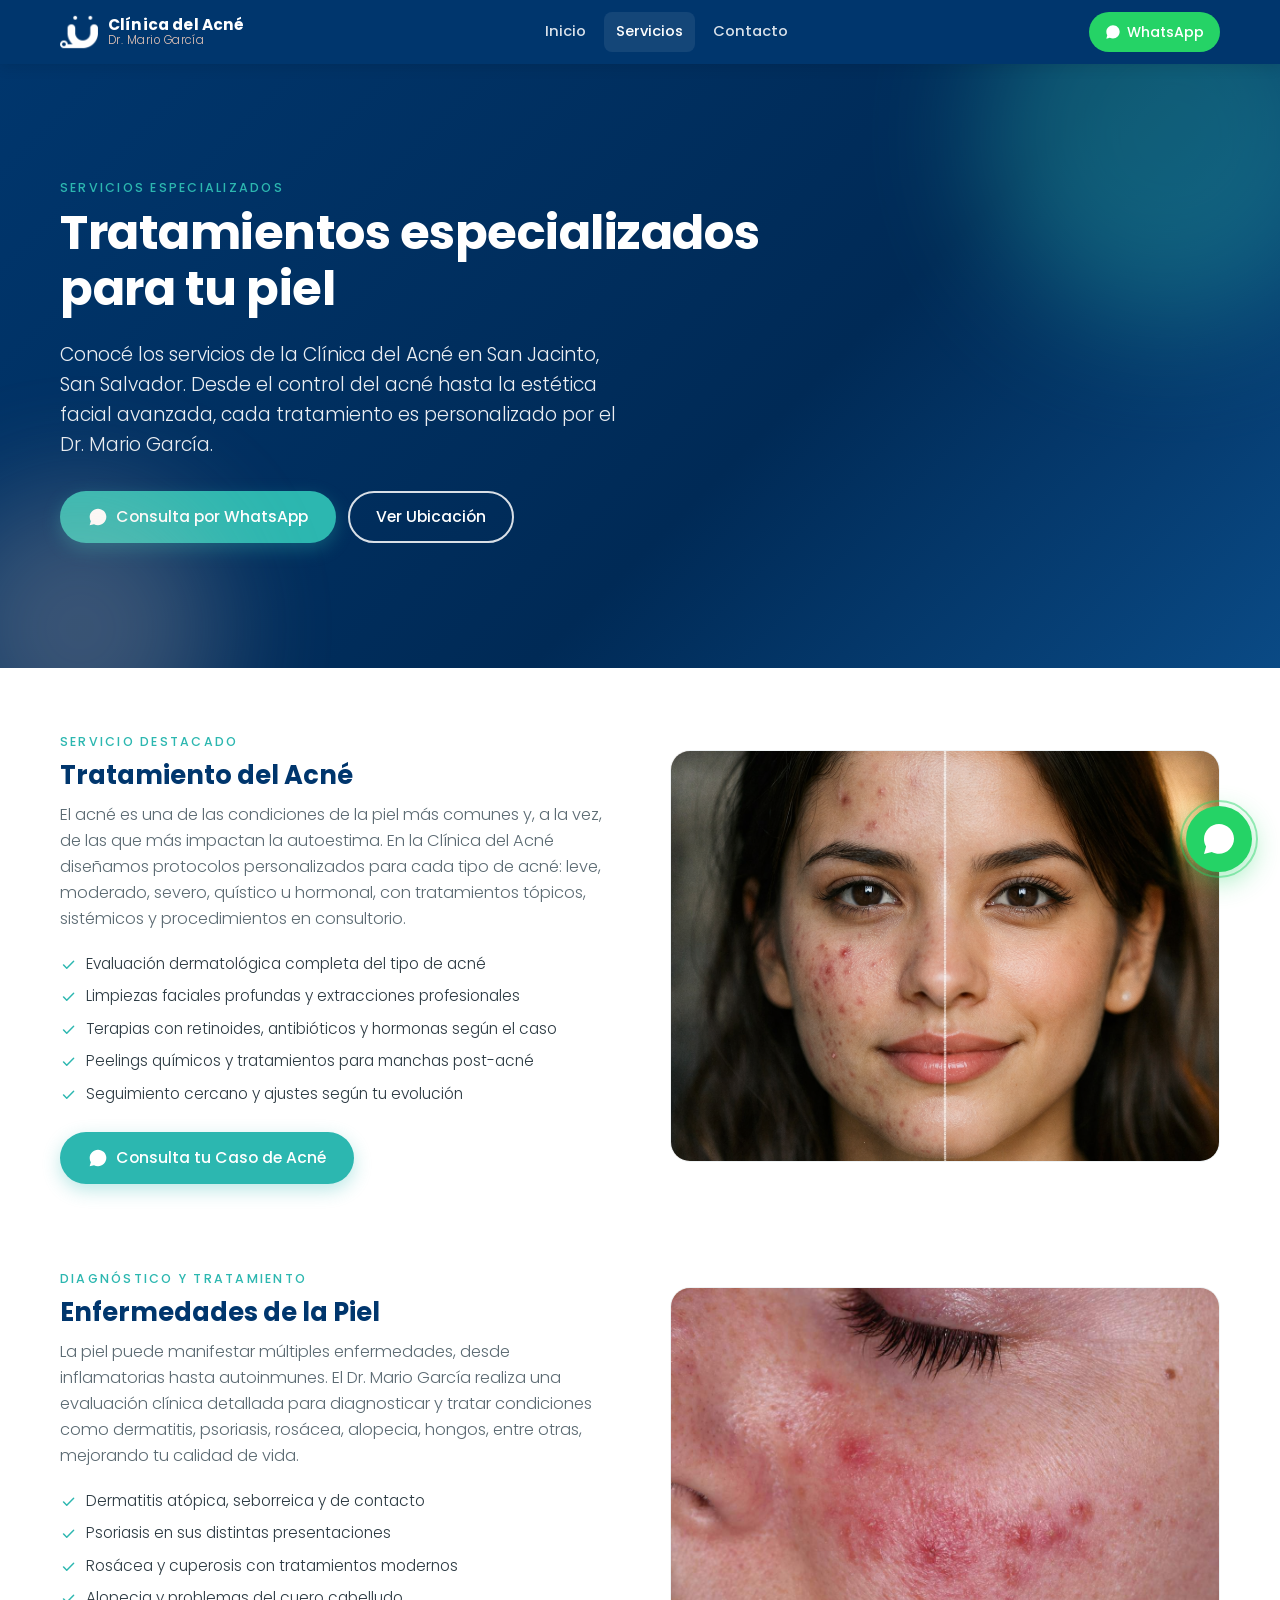
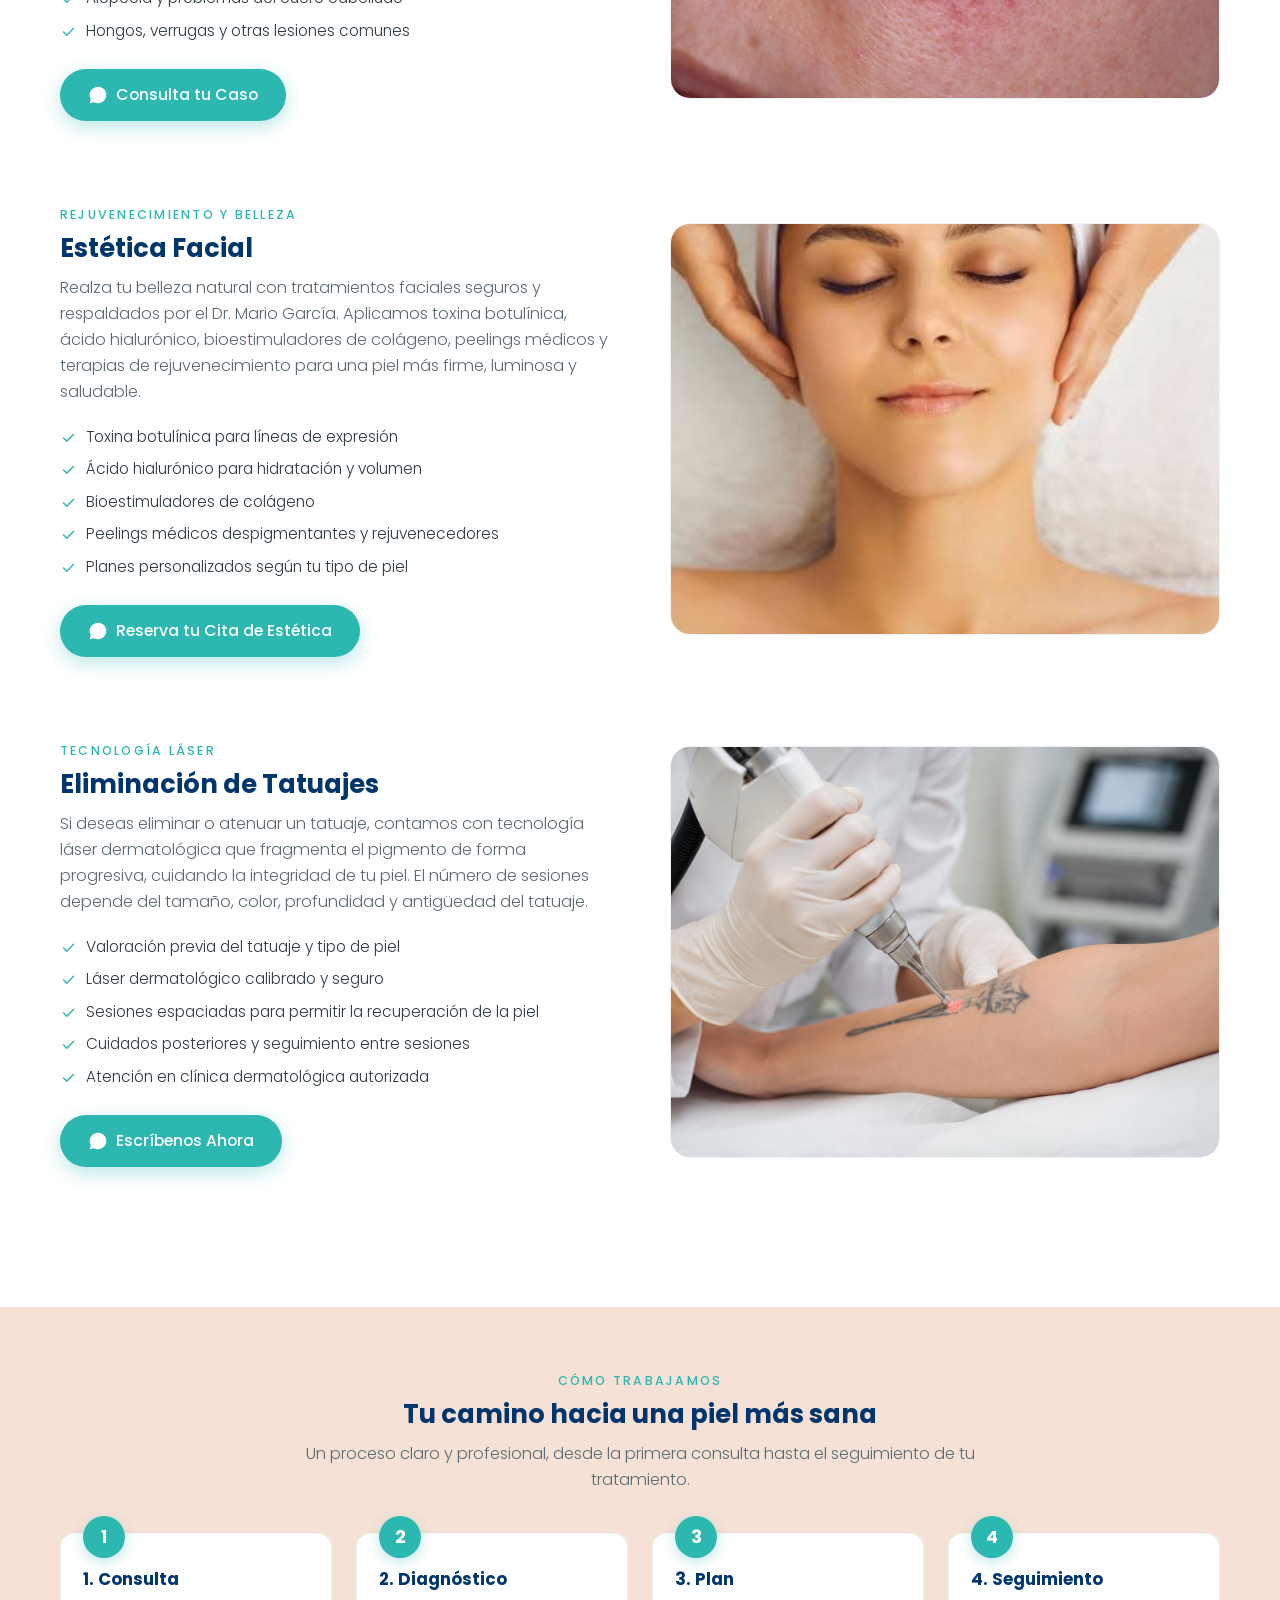
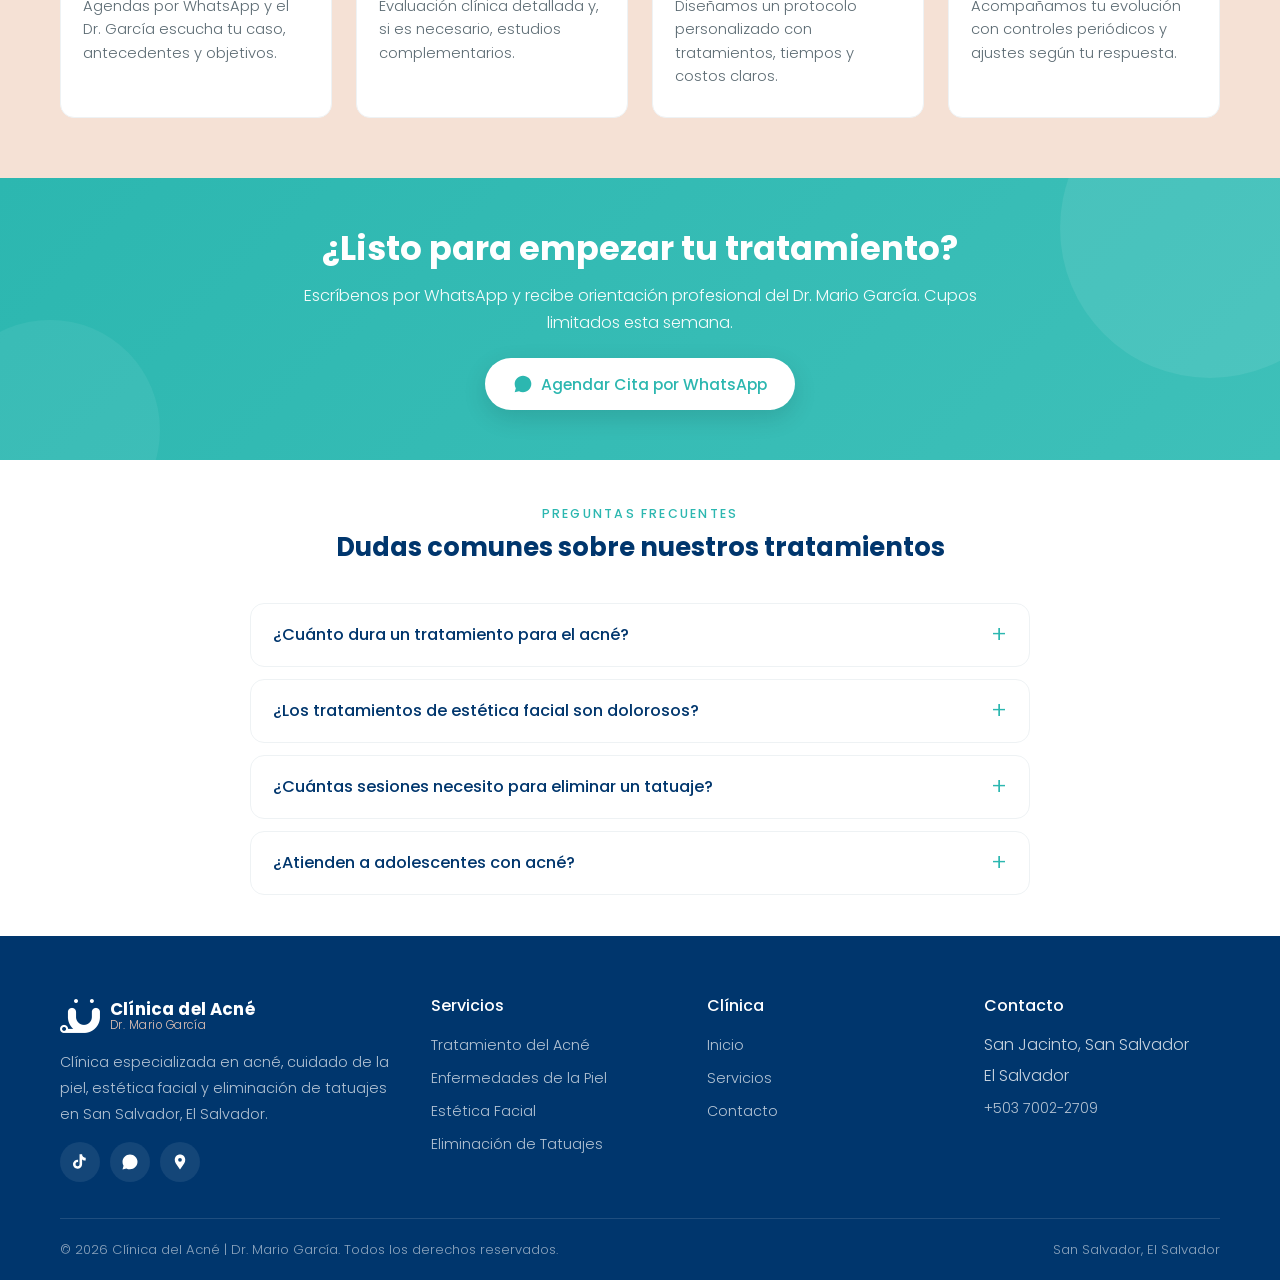
<file: servicios.html>
<!DOCTYPE html>
<html lang="es-SV">
<head>
<meta charset="UTF-8">
<meta name="viewport" content="width=device-width, initial-scale=1.0">
<title>Servicios para el Acné y Cuidado de la Piel en San Salvador | Clínica del Acné</title>
<meta name="description" content="Tratamientos especializados de acné, cuidado de la piel, estética facial y eliminación de tatuajes en San Jacinto, San Salvador. Agenda tu cita con el Dr. Mario García.">
<meta name="robots" content="index, follow">
<meta name="theme-color" content="#00366D">

<link rel="canonical" href="https://clinicadelacne.com.sv/servicios.html">
<link rel="preconnect" href="https://fonts.googleapis.com">
<link rel="preconnect" href="https://fonts.gstatic.com" crossorigin>
<link rel="stylesheet" href="https://fonts.googleapis.com/css2?family=Poppins:wght@300;500;700&display=swap">
<link rel="stylesheet" href="style.css">

<meta property="og:type" content="website">
<meta property="og:locale" content="es_SV">
<meta property="og:site_name" content="Clínica del Acné | Dr. Mario García">
<meta property="og:title" content="Servicios para el Acné y Cuidado de la Piel en San Salvador | Clínica del Acné">
<meta property="og:description" content="Acné, cuidado de la piel, estética facial y eliminación de tatuajes. Conocé todos los servicios especializados del Dr. Mario García.">
<meta property="og:url" content="https://clinicadelacne.com.sv/servicios.html">
<meta property="og:image" content="https://clinicadelacne.com.sv/og-image.jpg">
<meta name="twitter:card" content="summary_large_image">
<meta name="twitter:title" content="Servicios para el Acné y Cuidado de la Piel en San Salvador | Clínica del Acné">
<meta name="twitter:description" content="Acné, cuidado de la piel, estética facial y eliminación de tatuajes. Conocé los servicios especializados del Dr. Mario García.">
</head>
<body>

<a class="skip" href="#main">Saltar al contenido principal</a>

<header class="nav" role="banner">
  <div class="container nav-inner">
    <a href="index.html" class="brand" aria-label="Clínica del Acné - Inicio">
      <span class="brand-mark" aria-hidden="true">
        <img src="assets/images/logo/Logo_Clinica_del_Acne.png" alt="" width="38" height="38" loading="eager">
      </span>
      <span class="brand-text">
        <span class="brand-name">Clínica del Acné</span>
        <span class="brand-sub">Dr. Mario García</span>
      </span>
    </a>
    <nav class="nav-links" aria-label="Navegación principal">
      <a href="index.html">Inicio</a>
      <a href="servicios.html" class="active" aria-current="page">Servicios</a>
      <a href="contacto.html">Contacto</a>
    </nav>
    <a class="nav-cta js-wa" href="#" data-msg="Hola, quiero agendar una cita en la Clínica del Acné." aria-label="Escríbenos por WhatsApp">
      <svg viewBox="0 0 24 24" fill="currentColor" aria-hidden="true"><path d="M17.5 14.4c-.3-.1-1.7-.8-2-.9-.3-.1-.5-.1-.7.1-.2.3-.8.9-.9 1.1-.2.2-.3.2-.6.1-.3-.1-1.3-.5-2.4-1.5-.9-.8-1.5-1.8-1.7-2.1-.2-.3 0-.4.1-.6.1-.1.3-.3.4-.5.1-.2.2-.3.3-.5.1-.2 0-.4 0-.5-.1-.1-.7-1.6-.9-2.2-.2-.6-.5-.5-.7-.5h-.6c-.2 0-.5.1-.8.4-.3.3-1 1-1 2.5s1.1 2.9 1.2 3.1c.1.2 2.1 3.2 5 4.5.7.3 1.2.5 1.6.6.7.2 1.3.2 1.8.1.5-.1 1.7-.7 1.9-1.4.2-.7.2-1.2.2-1.4-.1-.1-.3-.2-.6-.3zM12 2C6.5 2 2 6.5 2 12c0 1.8.5 3.5 1.4 5L2 22l5.2-1.4c1.4.8 3.1 1.2 4.8 1.2 5.5 0 10-4.5 10-10S17.5 2 12 2z"/></svg>
      <span>WhatsApp</span>
    </a>
  </div>
</header>

<main id="main">

<section class="hero">
  <div class="container">
    <div style="max-width:780px" class="reveal">
      <span class="eyebrow">Servicios Especializados</span>
      <h1>Tratamientos especializados para tu piel</h1>
      <p class="lead">Conocé los servicios de la Clínica del Acné en San Jacinto, San Salvador. Desde el control del acné hasta la estética facial avanzada, cada tratamiento es personalizado por el Dr. Mario García.</p>
      <div class="hero-cta">
        <a class="btn btn-primary js-wa" href="#" data-msg="Hola, quiero información sobre los servicios de la Clínica del Acné.">
          <svg viewBox="0 0 24 24" fill="currentColor" width="20" height="20" aria-hidden="true"><path d="M17.5 14.4c-.3-.1-1.7-.8-2-.9-.3-.1-.5-.1-.7.1-.2.3-.8.9-.9 1.1-.2.2-.3.2-.6.1-.3-.1-1.3-.5-2.4-1.5-.9-.8-1.5-1.8-1.7-2.1-.2-.3 0-.4.1-.6.1-.1.3-.3.4-.5.1-.2.2-.3.3-.5.1-.2 0-.4 0-.5-.1-.1-.7-1.6-.9-2.2-.2-.6-.5-.5-.7-.5h-.6c-.2 0-.5.1-.8.4-.3.3-1 1-1 2.5s1.1 2.9 1.2 3.1c.1.2 2.1 3.2 5 4.5.7.3 1.2.5 1.6.6.7.2 1.3.2 1.8.1.5-.1 1.7-.7 1.9-1.4.2-.7.2-1.2.2-1.4-.1-.1-.3-.2-.6-.3zM12 2C6.5 2 2 6.5 2 12c0 1.8.5 3.5 1.4 5L2 22l5.2-1.4c1.4.8 3.1 1.2 4.8 1.2 5.5 0 10-4.5 10-10S17.5 2 12 2z"/></svg>
          Consulta por WhatsApp
        </a>
        <a class="btn btn-outline" href="contacto.html">Ver Ubicación</a>
      </div>
    </div>
  </div>
</section>

<section class="section">
  <div class="container">

    <!-- Servicio 1: Acné -->
    <div class="service-row reveal" id="acne">
      <div class="service-content">
        <span class="eyebrow">Servicio destacado</span>
        <h2>Tratamiento del Acné</h2>
        <p>El acné es una de las condiciones de la piel más comunes y, a la vez, de las que más impactan la autoestima. En la Clínica del Acné diseñamos protocolos personalizados para cada tipo de acné: leve, moderado, severo, quístico u hormonal, con tratamientos tópicos, sistémicos y procedimientos en consultorio.</p>
        <ul class="service-list">
          <li><svg viewBox="0 0 24 24" fill="currentColor" aria-hidden="true"><path d="M9 16.2l-3.5-3.5a1 1 0 10-1.4 1.4l4.2 4.2a1 1 0 001.4 0l9.2-9.2a1 1 0 00-1.4-1.4L9 16.2z"/></svg> Evaluación dermatológica completa del tipo de acné</li>
          <li><svg viewBox="0 0 24 24" fill="currentColor" aria-hidden="true"><path d="M9 16.2l-3.5-3.5a1 1 0 10-1.4 1.4l4.2 4.2a1 1 0 001.4 0l9.2-9.2a1 1 0 00-1.4-1.4L9 16.2z"/></svg> Limpiezas faciales profundas y extracciones profesionales</li>
          <li><svg viewBox="0 0 24 24" fill="currentColor" aria-hidden="true"><path d="M9 16.2l-3.5-3.5a1 1 0 10-1.4 1.4l4.2 4.2a1 1 0 001.4 0l9.2-9.2a1 1 0 00-1.4-1.4L9 16.2z"/></svg> Terapias con retinoides, antibióticos y hormonas según el caso</li>
          <li><svg viewBox="0 0 24 24" fill="currentColor" aria-hidden="true"><path d="M9 16.2l-3.5-3.5a1 1 0 10-1.4 1.4l4.2 4.2a1 1 0 001.4 0l9.2-9.2a1 1 0 00-1.4-1.4L9 16.2z"/></svg> Peelings químicos y tratamientos para manchas post-acné</li>
          <li><svg viewBox="0 0 24 24" fill="currentColor" aria-hidden="true"><path d="M9 16.2l-3.5-3.5a1 1 0 10-1.4 1.4l4.2 4.2a1 1 0 001.4 0l9.2-9.2a1 1 0 00-1.4-1.4L9 16.2z"/></svg> Seguimiento cercano y ajustes según tu evolución</li>
        </ul>
        <a class="btn btn-primary js-wa" href="#" data-msg="Hola, quiero información sobre el tratamiento para el acné.">
          <svg viewBox="0 0 24 24" fill="currentColor" width="20" height="20" aria-hidden="true"><path d="M17.5 14.4c-.3-.1-1.7-.8-2-.9-.3-.1-.5-.1-.7.1-.2.3-.8.9-.9 1.1-.2.2-.3.2-.6.1-.3-.1-1.3-.5-2.4-1.5-.9-.8-1.5-1.8-1.7-2.1-.2-.3 0-.4.1-.6.1-.1.3-.3.4-.5.1-.2.2-.3.3-.5.1-.2 0-.4 0-.5-.1-.1-.7-1.6-.9-2.2-.2-.6-.5-.5-.7-.5h-.6c-.2 0-.5.1-.8.4-.3.3-1 1-1 2.5s1.1 2.9 1.2 3.1c.1.2 2.1 3.2 5 4.5.7.3 1.2.5 1.6.6.7.2 1.3.2 1.8.1.5-.1 1.7-.7 1.9-1.4.2-.7.2-1.2.2-1.4-.1-.1-.3-.2-.6-.3zM12 2C6.5 2 2 6.5 2 12c0 1.8.5 3.5 1.4 5L2 22l5.2-1.4c1.4.8 3.1 1.2 4.8 1.2 5.5 0 10-4.5 10-10S17.5 2 12 2z"/></svg>
          Consulta tu Caso de Acné
        </a>
      </div>
      <div class="service-visual">
        <img src="assets/images/servicios/tratamiento-acne-san-salvador.png" alt="Tratamiento especializado del acné en San Salvador" width="600" height="450" loading="lazy">
      </div>
    </div>

    <!-- Servicio 2: Enfermedades de la Piel -->
    <div class="service-row reveal" id="piel">
      <div class="service-content">
        <span class="eyebrow">Diagnóstico y tratamiento</span>
        <h2>Enfermedades de la Piel</h2>
        <p>La piel puede manifestar múltiples enfermedades, desde inflamatorias hasta autoinmunes. El Dr. Mario García realiza una evaluación clínica detallada para diagnosticar y tratar condiciones como dermatitis, psoriasis, rosácea, alopecia, hongos, entre otras, mejorando tu calidad de vida.</p>
        <ul class="service-list">
          <li><svg viewBox="0 0 24 24" fill="currentColor" aria-hidden="true"><path d="M9 16.2l-3.5-3.5a1 1 0 10-1.4 1.4l4.2 4.2a1 1 0 001.4 0l9.2-9.2a1 1 0 00-1.4-1.4L9 16.2z"/></svg> Dermatitis atópica, seborreica y de contacto</li>
          <li><svg viewBox="0 0 24 24" fill="currentColor" aria-hidden="true"><path d="M9 16.2l-3.5-3.5a1 1 0 10-1.4 1.4l4.2 4.2a1 1 0 001.4 0l9.2-9.2a1 1 0 00-1.4-1.4L9 16.2z"/></svg> Psoriasis en sus distintas presentaciones</li>
          <li><svg viewBox="0 0 24 24" fill="currentColor" aria-hidden="true"><path d="M9 16.2l-3.5-3.5a1 1 0 10-1.4 1.4l4.2 4.2a1 1 0 001.4 0l9.2-9.2a1 1 0 00-1.4-1.4L9 16.2z"/></svg> Rosácea y cuperosis con tratamientos modernos</li>
          <li><svg viewBox="0 0 24 24" fill="currentColor" aria-hidden="true"><path d="M9 16.2l-3.5-3.5a1 1 0 10-1.4 1.4l4.2 4.2a1 1 0 001.4 0l9.2-9.2a1 1 0 00-1.4-1.4L9 16.2z"/></svg> Alopecia y problemas del cuero cabelludo</li>
          <li><svg viewBox="0 0 24 24" fill="currentColor" aria-hidden="true"><path d="M9 16.2l-3.5-3.5a1 1 0 10-1.4 1.4l4.2 4.2a1 1 0 001.4 0l9.2-9.2a1 1 0 00-1.4-1.4L9 16.2z"/></svg> Hongos, verrugas y otras lesiones comunes</li>
        </ul>
        <a class="btn btn-primary js-wa" href="#" data-msg="Hola, quiero consultar sobre un problema de piel que tengo.">
          <svg viewBox="0 0 24 24" fill="currentColor" width="20" height="20" aria-hidden="true"><path d="M17.5 14.4c-.3-.1-1.7-.8-2-.9-.3-.1-.5-.1-.7.1-.2.3-.8.9-.9 1.1-.2.2-.3.2-.6.1-.3-.1-1.3-.5-2.4-1.5-.9-.8-1.5-1.8-1.7-2.1-.2-.3 0-.4.1-.6.1-.1.3-.3.4-.5.1-.2.2-.3.3-.5.1-.2 0-.4 0-.5-.1-.1-.7-1.6-.9-2.2-.2-.6-.5-.5-.7-.5h-.6c-.2 0-.5.1-.8.4-.3.3-1 1-1 2.5s1.1 2.9 1.2 3.1c.1.2 2.1 3.2 5 4.5.7.3 1.2.5 1.6.6.7.2 1.3.2 1.8.1.5-.1 1.7-.7 1.9-1.4.2-.7.2-1.2.2-1.4-.1-.1-.3-.2-.6-.3zM12 2C6.5 2 2 6.5 2 12c0 1.8.5 3.5 1.4 5L2 22l5.2-1.4c1.4.8 3.1 1.2 4.8 1.2 5.5 0 10-4.5 10-10S17.5 2 12 2z"/></svg>
          Consulta tu Caso
        </a>
      </div>
      <div class="service-visual">
        <img src="assets/images/servicios/tratamiento-rosacea-san-salvador.jpg" alt="Tratamiento de rosácea en San Salvador" width="600" height="450" loading="lazy">
      </div>
    </div>

    <!-- Servicio 3: Estética Facial -->
    <div class="service-row reveal" id="estetica">
      <div class="service-content">
        <span class="eyebrow">Rejuvenecimiento y belleza</span>
        <h2>Estética Facial</h2>
        <p>Realza tu belleza natural con tratamientos faciales seguros y respaldados por el Dr. Mario García. Aplicamos toxina botulínica, ácido hialurónico, bioestimuladores de colágeno, peelings médicos y terapias de rejuvenecimiento para una piel más firme, luminosa y saludable.</p>
        <ul class="service-list">
          <li><svg viewBox="0 0 24 24" fill="currentColor" aria-hidden="true"><path d="M9 16.2l-3.5-3.5a1 1 0 10-1.4 1.4l4.2 4.2a1 1 0 001.4 0l9.2-9.2a1 1 0 00-1.4-1.4L9 16.2z"/></svg> Toxina botulínica para líneas de expresión</li>
          <li><svg viewBox="0 0 24 24" fill="currentColor" aria-hidden="true"><path d="M9 16.2l-3.5-3.5a1 1 0 10-1.4 1.4l4.2 4.2a1 1 0 001.4 0l9.2-9.2a1 1 0 00-1.4-1.4L9 16.2z"/></svg> Ácido hialurónico para hidratación y volumen</li>
          <li><svg viewBox="0 0 24 24" fill="currentColor" aria-hidden="true"><path d="M9 16.2l-3.5-3.5a1 1 0 10-1.4 1.4l4.2 4.2a1 1 0 001.4 0l9.2-9.2a1 1 0 00-1.4-1.4L9 16.2z"/></svg> Bioestimuladores de colágeno</li>
          <li><svg viewBox="0 0 24 24" fill="currentColor" aria-hidden="true"><path d="M9 16.2l-3.5-3.5a1 1 0 10-1.4 1.4l4.2 4.2a1 1 0 001.4 0l9.2-9.2a1 1 0 00-1.4-1.4L9 16.2z"/></svg> Peelings médicos despigmentantes y rejuvenecedores</li>
          <li><svg viewBox="0 0 24 24" fill="currentColor" aria-hidden="true"><path d="M9 16.2l-3.5-3.5a1 1 0 10-1.4 1.4l4.2 4.2a1 1 0 001.4 0l9.2-9.2a1 1 0 00-1.4-1.4L9 16.2z"/></svg> Planes personalizados según tu tipo de piel</li>
        </ul>
        <a class="btn btn-primary js-wa" href="#" data-msg="Hola, me interesan los tratamientos de estética facial.">
          <svg viewBox="0 0 24 24" fill="currentColor" width="20" height="20" aria-hidden="true"><path d="M17.5 14.4c-.3-.1-1.7-.8-2-.9-.3-.1-.5-.1-.7.1-.2.3-.8.9-.9 1.1-.2.2-.3.2-.6.1-.3-.1-1.3-.5-2.4-1.5-.9-.8-1.5-1.8-1.7-2.1-.2-.3 0-.4.1-.6.1-.1.3-.3.4-.5.1-.2.2-.3.3-.5.1-.2 0-.4 0-.5-.1-.1-.7-1.6-.9-2.2-.2-.6-.5-.5-.7-.5h-.6c-.2 0-.5.1-.8.4-.3.3-1 1-1 2.5s1.1 2.9 1.2 3.1c.1.2 2.1 3.2 5 4.5.7.3 1.2.5 1.6.6.7.2 1.3.2 1.8.1.5-.1 1.7-.7 1.9-1.4.2-.7.2-1.2.2-1.4-.1-.1-.3-.2-.6-.3zM12 2C6.5 2 2 6.5 2 12c0 1.8.5 3.5 1.4 5L2 22l5.2-1.4c1.4.8 3.1 1.2 4.8 1.2 5.5 0 10-4.5 10-10S17.5 2 12 2z"/></svg>
          Reserva tu Cita de Estética
        </a>
      </div>
      <div class="service-visual">
        <img src="assets/images/servicios/tratamiento-estetica-facial-san-salvador.jfif" alt="Tratamiento de estética facial en San Salvador" width="600" height="450" loading="lazy">
      </div>
    </div>

    <!-- Servicio 4: Eliminación de Tatuajes -->
    <div class="service-row reveal" id="tatuajes">
      <div class="service-content">
        <span class="eyebrow">Tecnología láser</span>
        <h2>Eliminación de Tatuajes</h2>
        <p>Si deseas eliminar o atenuar un tatuaje, contamos con tecnología láser dermatológica que fragmenta el pigmento de forma progresiva, cuidando la integridad de tu piel. El número de sesiones depende del tamaño, color, profundidad y antigüedad del tatuaje.</p>
        <ul class="service-list">
          <li><svg viewBox="0 0 24 24" fill="currentColor" aria-hidden="true"><path d="M9 16.2l-3.5-3.5a1 1 0 10-1.4 1.4l4.2 4.2a1 1 0 001.4 0l9.2-9.2a1 1 0 00-1.4-1.4L9 16.2z"/></svg> Valoración previa del tatuaje y tipo de piel</li>
          <li><svg viewBox="0 0 24 24" fill="currentColor" aria-hidden="true"><path d="M9 16.2l-3.5-3.5a1 1 0 10-1.4 1.4l4.2 4.2a1 1 0 001.4 0l9.2-9.2a1 1 0 00-1.4-1.4L9 16.2z"/></svg> Láser dermatológico calibrado y seguro</li>
          <li><svg viewBox="0 0 24 24" fill="currentColor" aria-hidden="true"><path d="M9 16.2l-3.5-3.5a1 1 0 10-1.4 1.4l4.2 4.2a1 1 0 001.4 0l9.2-9.2a1 1 0 00-1.4-1.4L9 16.2z"/></svg> Sesiones espaciadas para permitir la recuperación de la piel</li>
          <li><svg viewBox="0 0 24 24" fill="currentColor" aria-hidden="true"><path d="M9 16.2l-3.5-3.5a1 1 0 10-1.4 1.4l4.2 4.2a1 1 0 001.4 0l9.2-9.2a1 1 0 00-1.4-1.4L9 16.2z"/></svg> Cuidados posteriores y seguimiento entre sesiones</li>
          <li><svg viewBox="0 0 24 24" fill="currentColor" aria-hidden="true"><path d="M9 16.2l-3.5-3.5a1 1 0 10-1.4 1.4l4.2 4.2a1 1 0 001.4 0l9.2-9.2a1 1 0 00-1.4-1.4L9 16.2z"/></svg> Atención en clínica dermatológica autorizada</li>
        </ul>
        <a class="btn btn-primary js-wa" href="#" data-msg="Hola, quiero consultar sobre eliminación de tatuajes con láser.">
          <svg viewBox="0 0 24 24" fill="currentColor" width="20" height="20" aria-hidden="true"><path d="M17.5 14.4c-.3-.1-1.7-.8-2-.9-.3-.1-.5-.1-.7.1-.2.3-.8.9-.9 1.1-.2.2-.3.2-.6.1-.3-.1-1.3-.5-2.4-1.5-.9-.8-1.5-1.8-1.7-2.1-.2-.3 0-.4.1-.6.1-.1.3-.3.4-.5.1-.2.2-.3.3-.5.1-.2 0-.4 0-.5-.1-.1-.7-1.6-.9-2.2-.2-.6-.5-.5-.7-.5h-.6c-.2 0-.5.1-.8.4-.3.3-1 1-1 2.5s1.1 2.9 1.2 3.1c.1.2 2.1 3.2 5 4.5.7.3 1.2.5 1.6.6.7.2 1.3.2 1.8.1.5-.1 1.7-.7 1.9-1.4.2-.7.2-1.2.2-1.4-.1-.1-.3-.2-.6-.3zM12 2C6.5 2 2 6.5 2 12c0 1.8.5 3.5 1.4 5L2 22l5.2-1.4c1.4.8 3.1 1.2 4.8 1.2 5.5 0 10-4.5 10-10S17.5 2 12 2z"/></svg>
          Escríbenos Ahora
        </a>
      </div>
      <div class="service-visual">
        <img src="assets/images/servicios/Tratamiento-eliminacion-tatuajes-el-salvador.png" alt="Eliminación de tatuajes con láser en El Salvador" width="600" height="450" loading="lazy">
      </div>
    </div>

  </div>
</section>

<!-- Proceso -->
<section class="section section-rose">
  <div class="container">
    <div class="section-head reveal">
      <span class="eyebrow">Cómo Trabajamos</span>
      <h2>Tu camino hacia una piel más sana</h2>
      <p>Un proceso claro y profesional, desde la primera consulta hasta el seguimiento de tu tratamiento.</p>
    </div>
    <div class="steps">
      <div class="step reveal">
        <h3>1. Consulta</h3>
        <p>Agendas por WhatsApp y el Dr. García escucha tu caso, antecedentes y objetivos.</p>
      </div>
      <div class="step reveal reveal-d1">
        <h3>2. Diagnóstico</h3>
        <p>Evaluación clínica detallada y, si es necesario, estudios complementarios.</p>
      </div>
      <div class="step reveal reveal-d2">
        <h3>3. Plan</h3>
        <p>Diseñamos un protocolo personalizado con tratamientos, tiempos y costos claros.</p>
      </div>
      <div class="step reveal reveal-d3">
        <h3>4. Seguimiento</h3>
        <p>Acompañamos tu evolución con controles periódicos y ajustes según tu respuesta.</p>
      </div>
    </div>
  </div>
</section>

<!-- CTA strip -->
<section class="cta-strip">
  <div class="cta-strip-inner reveal">
    <h2>¿Listo para empezar tu tratamiento?</h2>
    <p>Escríbenos por WhatsApp y recibe orientación profesional del Dr. Mario García. Cupos limitados esta semana.</p>
    <a class="btn btn-primary js-wa" href="#" data-msg="Hola, quiero reservar mi cita dermatológica con el Dr. Mario García.">
      <svg viewBox="0 0 24 24" fill="currentColor" width="20" height="20" aria-hidden="true"><path d="M17.5 14.4c-.3-.1-1.7-.8-2-.9-.3-.1-.5-.1-.7.1-.2.3-.8.9-.9 1.1-.2.2-.3.2-.6.1-.3-.1-1.3-.5-2.4-1.5-.9-.8-1.5-1.8-1.7-2.1-.2-.3 0-.4.1-.6.1-.1.3-.3.4-.5.1-.2.2-.3.3-.5.1-.2 0-.4 0-.5-.1-.1-.7-1.6-.9-2.2-.2-.6-.5-.5-.7-.5h-.6c-.2 0-.5.1-.8.4-.3.3-1 1-1 2.5s1.1 2.9 1.2 3.1c.1.2 2.1 3.2 5 4.5.7.3 1.2.5 1.6.6.7.2 1.3.2 1.8.1.5-.1 1.7-.7 1.9-1.4.2-.7.2-1.2.2-1.4-.1-.1-.3-.2-.6-.3zM12 2C6.5 2 2 6.5 2 12c0 1.8.5 3.5 1.4 5L2 22l5.2-1.4c1.4.8 3.1 1.2 4.8 1.2 5.5 0 10-4.5 10-10S17.5 2 12 2z"/></svg>
      Agendar Cita por WhatsApp
    </a>
  </div>
</section>

<!-- FAQ servicios -->
<section class="section section-tight">
  <div class="container">
    <div class="section-head reveal">
      <span class="eyebrow">Preguntas Frecuentes</span>
      <h2>Dudas comunes sobre nuestros tratamientos</h2>
    </div>
    <div class="faq reveal">
      <details>
        <summary>¿Cuánto dura un tratamiento para el acné?</summary>
        <p>Depende del tipo y severidad del acné. Algunos pacientes ven mejoras significativas en 4-8 semanas; otros requieren planes de 3-6 meses. En la primera consulta recibirás un estimado personalizado.</p>
      </details>
      <details>
        <summary>¿Los tratamientos de estética facial son dolorosos?</summary>
        <p>La mayoría de los procedimientos son bien tolerados. Se pueden aplicar anestésicos tópicos cuando es necesario para tu comodidad. El Dr. García te explicará cada paso antes del procedimiento.</p>
      </details>
      <details>
        <summary>¿Cuántas sesiones necesito para eliminar un tatuaje?</summary>
        <p>El número de sesiones varía según el tamaño, colores, profundidad y tipo de piel. En promedio se requieren entre 6 y 12 sesiones, espaciadas varias semanas. Te haremos una valoración inicial gratuita del caso.</p>
      </details>
      <details>
        <summary>¿Atienden a adolescentes con acné?</summary>
        <p>Sí. El acné es muy común en adolescentes y contamos con protocolos seguros y efectivos para esta edad. Recomendamos una primera consulta especializada para evaluar el caso.</p>
      </details>
    </div>
  </div>
</section>

</main>

<footer class="footer" role="contentinfo">
  <div class="container">
    <div class="footer-grid">
      <div class="footer-col">
        <div class="footer-brand">
          <span class="brand-mark" aria-hidden="true">
            <img src="assets/images/logo/Logo_Clinica_del_Acne.png" alt="" width="40" height="40" loading="lazy">
          </span>
          <span class="brand-text">
            <span class="brand-name">Clínica del Acné</span>
            <span class="brand-sub">Dr. Mario García</span>
          </span>
        </div>
        <p>Clínica especializada en acné, cuidado de la piel, estética facial y eliminación de tatuajes en San Salvador, El Salvador.</p>
        <div class="footer-social" aria-label="Redes sociales">
          <a href="https://www.tiktok.com/@clinicadelacne" target="_blank" rel="noopener" aria-label="TikTok">
            <svg viewBox="0 0 24 24" fill="currentColor"><path d="M19.6 6.3a4.8 4.8 0 01-3.4-1.4 4.8 4.8 0 01-1.4-3.4h-3.4v13.4a2.7 2.7 0 11-1.9-2.6V8.9a6.1 6.1 0 105.3 6V8.5a8.1 8.1 0 004.8 1.6V6.3z"/></svg>
          </a>
          <a class="js-wa" href="#" data-msg="Hola, quiero agendar una cita en la Clínica del Acné." aria-label="WhatsApp" target="_blank" rel="noopener">
            <svg viewBox="0 0 24 24" fill="currentColor"><path d="M17.5 14.4c-.3-.1-1.7-.8-2-.9-.3-.1-.5-.1-.7.1-.2.3-.8.9-.9 1.1-.2.2-.3.2-.6.1-.3-.1-1.3-.5-2.4-1.5-.9-.8-1.5-1.8-1.7-2.1-.2-.3 0-.4.1-.6.1-.1.3-.3.4-.5.1-.2.2-.3.3-.5.1-.2 0-.4 0-.5-.1-.1-.7-1.6-.9-2.2-.2-.6-.5-.5-.7-.5h-.6c-.2 0-.5.1-.8.4-.3.3-1 1-1 2.5s1.1 2.9 1.2 3.1c.1.2 2.1 3.2 5 4.5.7.3 1.2.5 1.6.6.7.2 1.3.2 1.8.1.5-.1 1.7-.7 1.9-1.4.2-.7.2-1.2.2-1.4-.1-.1-.3-.2-.6-.3zM12 2C6.5 2 2 6.5 2 12c0 1.8.5 3.5 1.4 5L2 22l5.2-1.4c1.4.8 3.1 1.2 4.8 1.2 5.5 0 10-4.5 10-10S17.5 2 12 2z"/></svg>
          </a>
          <a href="https://maps.app.goo.gl/4eMmH4ngGZs48LqR9" target="_blank" rel="noopener" aria-label="Google Maps">
            <svg viewBox="0 0 24 24" fill="currentColor"><path d="M12 2C8 2 5 5 5 9c0 2 .5 3.5 1.5 5L12 22l5.5-8c1-1.5 1.5-3 1.5-5 0-4-3-7-7-7zm0 9.5a2.5 2.5 0 110-5 2.5 2.5 0 010 5z"/></svg>
          </a>
        </div>
      </div>
      <div class="footer-col">
        <h4>Servicios</h4>
        <ul>
          <li><a href="#acne">Tratamiento del Acné</a></li>
          <li><a href="#piel">Enfermedades de la Piel</a></li>
          <li><a href="#estetica">Estética Facial</a></li>
          <li><a href="#tatuajes">Eliminación de Tatuajes</a></li>
        </ul>
      </div>
      <div class="footer-col">
        <h4>Clínica</h4>
        <ul>
          <li><a href="index.html">Inicio</a></li>
          <li><a href="servicios.html">Servicios</a></li>
          <li><a href="contacto.html">Contacto</a></li>
        </ul>
      </div>
      <div class="footer-col">
        <h4>Contacto</h4>
        <ul>
          <li>San Jacinto, San Salvador</li>
          <li>El Salvador</li>
          <li><a class="js-wa" href="#" data-msg="Hola, quiero agendar una cita en la Clínica del Acné.">+503 7002-2709</a></li>
        </ul>
      </div>
    </div>
    <div class="footer-bottom">
      <span>© 2026 Clínica del Acné | Dr. Mario García. Todos los derechos reservados.</span>
      <span>San Salvador, El Salvador</span>
    </div>
  </div>
</footer>

<a class="fab-wa js-wa" href="#" data-msg="Hola, quiero agendar una cita en la Clínica del Acné." aria-label="Escríbenos por WhatsApp" target="_blank" rel="noopener">
  <svg viewBox="0 0 24 24" fill="currentColor" aria-hidden="true"><path d="M17.5 14.4c-.3-.1-1.7-.8-2-.9-.3-.1-.5-.1-.7.1-.2.3-.8.9-.9 1.1-.2.2-.3.2-.6.1-.3-.1-1.3-.5-2.4-1.5-.9-.8-1.5-1.8-1.7-2.1-.2-.3 0-.4.1-.6.1-.1.3-.3.4-.5.1-.2.2-.3.3-.5.1-.2 0-.4 0-.5-.1-.1-.7-1.6-.9-2.2-.2-.6-.5-.5-.7-.5h-.6c-.2 0-.5.1-.8.4-.3.3-1 1-1 2.5s1.1 2.9 1.2 3.1c.1.2 2.1 3.2 5 4.5.7.3 1.2.5 1.6.6.7.2 1.3.2 1.8.1.5-.1 1.7-.7 1.9-1.4.2-.7.2-1.2.2-1.4-.1-.1-.3-.2-.6-.3zM12 2C6.5 2 2 6.5 2 12c0 1.8.5 3.5 1.4 5L2 22l5.2-1.4c1.4.8 3.1 1.2 4.8 1.2 5.5 0 10-4.5 10-10S17.5 2 12 2z"/></svg>
</a>

<script>
document.addEventListener('DOMContentLoaded',function(){
  var base='https://wa.me/50370022709?text=';
  document.querySelectorAll('a.js-wa').forEach(function(a){
    var msg=a.getAttribute('data-msg')||'Hola, quiero más información sobre la Clínica del Acné.';
    a.href=base+encodeURIComponent(msg);
    if(!a.hasAttribute('target'))a.setAttribute('target','_blank');
    if(!a.hasAttribute('rel'))a.setAttribute('rel','noopener');
  });
  if('IntersectionObserver' in window && !window.matchMedia('(prefers-reduced-motion: reduce)').matches){
    var io=new IntersectionObserver(function(entries){
      entries.forEach(function(e){if(e.isIntersecting){e.target.classList.add('visible');io.unobserve(e.target)}});
    },{threshold:.12,rootMargin:'0px 0px -40px 0px'});
    document.querySelectorAll('.reveal').forEach(function(el){io.observe(el)});
  }else{
    document.querySelectorAll('.reveal').forEach(function(el){el.classList.add('visible')});
  }
});
</script>

</body>
</html>
</file>
<file: style.css>
/* ============================================================
   Clínica del Acné | Dr. Mario García — Hoja de estilos
   Mobile-first · Minificado listo para producción
   ============================================================ */

:root{
  --teal:#2CB7B0;
  --teal-dark:#239996;
  --navy:#00366D;
  --navy-dark:#002A56;
  --rose:#E8C7B8;
  --rose-light:#F5E1D5;
  --white:#FFFFFF;
  --gray-50:#F8FAFB;
  --gray-100:#EEF2F4;
  --gray-200:#D9E0E4;
  --gray-400:#9AA5AC;
  --gray-600:#5C6B73;
  --gray-800:#2C3A42;
  --wa-green:#25D366;
  --wa-green-dark:#1DA851;
  --shadow-sm:0 2px 8px rgba(0,54,109,.06);
  --shadow-md:0 6px 20px rgba(0,54,109,.10);
  --shadow-lg:0 16px 40px rgba(0,54,109,.14);
  --radius-sm:8px;
  --radius:14px;
  --radius-lg:20px;
  --container:1200px;
  --font:"Poppins",system-ui,-apple-system,"Segoe UI",Roboto,sans-serif;
}

*,*::before,*::after{box-sizing:border-box}
html{scroll-behavior:smooth;-webkit-text-size-adjust:100%}
body{margin:0;font-family:var(--font);font-weight:300;color:var(--gray-800);background:var(--white);line-height:1.6;-webkit-font-smoothing:antialiased;overflow-x:hidden}
img,svg{display:block;max-width:100%;height:auto}
a{color:var(--teal);text-decoration:none;transition:color .2s}
a:hover{color:var(--teal-dark)}
button{font-family:inherit;cursor:pointer;border:0;background:none}

h1,h2,h3,h4{font-family:var(--font);color:var(--navy);font-weight:700;line-height:1.25;margin:0 0 .6em}
h1{font-size:2rem;letter-spacing:-.01em}
h2{font-size:1.6rem}
h3{font-size:1.2rem}
p{margin:0 0 1em}
ul{margin:0;padding:0;list-style:none}

.container{width:100%;max-width:var(--container);margin:0 auto;padding:0 20px}
.section{padding:60px 0}
.section-tight{padding:40px 0}
.section-rose{background:var(--rose-light)}
.section-gray{background:var(--gray-50)}
.section-navy{background:var(--navy);color:var(--white)}
.section-navy h1,.section-navy h2,.section-navy h3{color:var(--white)}
.section-teal{background:var(--teal);color:var(--white)}
.section-teal h2{color:var(--white)}

.text-center{text-align:center}
.eyebrow{display:inline-block;font-size:.78rem;font-weight:500;letter-spacing:.18em;text-transform:uppercase;color:var(--teal);margin-bottom:.6em}
.section-navy .eyebrow,.section-teal .eyebrow{color:var(--rose)}

/* ---------- Botones ---------- */
.btn{display:inline-flex;align-items:center;justify-content:center;gap:8px;padding:14px 26px;border-radius:30px;font-weight:500;font-size:.98rem;line-height:1;transition:transform .2s,box-shadow .2s,background .2s,color .2s;border:2px solid transparent;white-space:nowrap}
.btn-primary{background:var(--teal);color:var(--white);box-shadow:0 6px 18px rgba(44,183,176,.32)}
.btn-primary:hover{background:var(--teal-dark);color:var(--white);transform:translateY(-2px);box-shadow:0 10px 24px rgba(44,183,176,.42)}
.btn-outline{background:transparent;color:var(--white);border-color:rgba(255,255,255,.85)}
.btn-outline:hover{background:var(--white);color:var(--navy);transform:translateY(-2px)}
.btn-ghost{background:transparent;color:var(--teal);border-color:var(--teal)}
.btn-ghost:hover{background:var(--teal);color:var(--white);transform:translateY(-2px)}
.btn-wa{background:var(--wa-green);color:var(--white);box-shadow:0 6px 18px rgba(37,211,102,.32)}
.btn-wa:hover{background:var(--wa-green-dark);color:var(--white);transform:translateY(-2px)}
.btn-block{width:100%}
.btn svg{width:20px;height:20px;flex-shrink:0}

/* ---------- Navbar ---------- */
.nav{position:sticky;top:0;z-index:100;background:var(--navy);color:var(--white);box-shadow:0 2px 14px rgba(0,0,0,.12);backdrop-filter:saturate(140%)}
.nav-inner{display:flex;align-items:center;justify-content:space-between;gap:12px;height:64px}
.brand{display:flex;align-items:center;gap:10px;color:var(--white);font-weight:700}
.brand-mark{width:38px;height:38px;display:flex;align-items:center;justify-content:center;flex-shrink:0}
.brand-mark svg{width:22px;height:22px;color:var(--white)}
.brand-text{display:flex;flex-direction:column;line-height:1.1}
.brand-name{font-size:.96rem;font-weight:700;letter-spacing:.01em}
.brand-sub{font-size:.72rem;font-weight:300;color:var(--rose);letter-spacing:.04em}
.nav-links{display:flex;align-items:center;gap:6px;flex:1;justify-content:center}
.nav-links a{color:rgba(255,255,255,.85);padding:8px 12px;border-radius:8px;font-weight:500;font-size:.92rem;transition:background .2s,color .2s}
.nav-links a:hover,.nav-links a.active{color:var(--white);background:rgba(255,255,255,.08)}
.nav-cta{display:inline-flex;align-items:center;gap:6px;background:var(--wa-green);color:var(--white);padding:9px 16px;border-radius:24px;font-weight:500;font-size:.88rem;transition:background .2s,transform .2s}
.nav-cta:hover{background:var(--wa-green-dark);color:var(--white);transform:translateY(-1px)}
.nav-cta svg{width:16px;height:16px}
@media (max-width:780px){
  .nav-links{display:none}
  .nav-cta span{display:none}
  .nav-cta{padding:9px 10px}
  .brand-sub{display:none}
}
@media (min-width:781px) and (max-width:980px){
  .nav-links a{padding:8px 8px;font-size:.86rem}
}

/* ---------- Hero ---------- */
.hero{position:relative;background:linear-gradient(135deg,var(--navy) 0%,var(--navy-dark) 60%,#0a4a85 100%);color:var(--white);padding:80px 0 70px;overflow:hidden}
.hero::before,.hero::after{content:"";position:absolute;border-radius:50%;filter:blur(60px);opacity:.35;pointer-events:none}
.hero::before{width:380px;height:380px;background:var(--teal);top:-120px;right:-80px}
.hero::after{width:280px;height:280px;background:var(--rose);bottom:-100px;left:-60px;opacity:.25}
.hero-grid{position:relative;display:grid;grid-template-columns:1fr;gap:40px;align-items:center}
.hero h1{color:var(--white);font-size:2.2rem;font-weight:700;line-height:1.15;margin-bottom:.5em}
.hero h1 .accent{color:var(--rose)}
.hero p.lead{font-size:1.05rem;font-weight:300;color:rgba(255,255,255,.92);margin-bottom:1.6em;max-width:560px}
.hero-cta{display:flex;flex-wrap:wrap;gap:12px;margin-bottom:1.6em}
.hero-meta{display:flex;flex-wrap:wrap;gap:18px;font-size:.88rem;color:rgba(255,255,255,.85)}
.hero-meta span{display:inline-flex;align-items:center;gap:6px}
.hero-meta svg{width:16px;height:16px;color:var(--rose)}
.hero-visual{position:relative;aspect-ratio:1/1;max-width:420px;margin:0 auto;border-radius:30px;background:linear-gradient(160deg,rgba(44,183,176,.5),rgba(232,199,184,.4));border:1px solid rgba(255,255,255,.18);overflow:hidden;display:flex;align-items:center;justify-content:center}
.hero-visual::before{content:"";position:absolute;inset:20px;border-radius:24px;background:linear-gradient(135deg,rgba(255,255,255,.08),rgba(255,255,255,.02));backdrop-filter:blur(4px)}
.hero-visual svg{position:relative;width:60%;max-width:260px;color:var(--white);opacity:.95}
@media (min-width:900px){
  .hero{padding:110px 0 100px}
  .hero-grid{grid-template-columns:1.1fr .9fr;gap:60px}
  .hero h1{font-size:3rem}
  .hero p.lead{font-size:1.18rem}
}

/* ---------- Trust strip ---------- */
.trust{background:var(--white);border-top:1px solid var(--gray-100);border-bottom:1px solid var(--gray-100);padding:22px 0}
.trust-grid{display:grid;grid-template-columns:repeat(2,1fr);gap:14px 20px;align-items:center;justify-items:center;text-align:center}
.trust-item{display:flex;align-items:center;gap:8px;font-size:.88rem;color:var(--gray-600);font-weight:500}
.trust-item svg{width:18px;height:18px;color:var(--teal);flex-shrink:0}
@media (min-width:768px){.trust-grid{grid-template-columns:repeat(4,1fr);gap:10px}}

/* ---------- Section heading ---------- */
.section-head{text-align:center;max-width:720px;margin:0 auto 40px}
.section-head h2{margin-bottom:.4em}
.section-head p{color:var(--gray-600);font-size:1.02rem;margin:0}

/* ---------- Service grid ---------- */
.grid{display:grid;gap:24px}
.grid-2{grid-template-columns:1fr}
.grid-3{grid-template-columns:1fr}
.grid-4{grid-template-columns:1fr}
@media (min-width:600px){.grid-2{grid-template-columns:repeat(2,1fr)}.grid-3{grid-template-columns:repeat(2,1fr)}.grid-4{grid-template-columns:repeat(2,1fr)}}
@media (min-width:960px){.grid-3{grid-template-columns:repeat(3,1fr)}.grid-4{grid-template-columns:repeat(4,1fr)}}

.card{background:var(--white);border-radius:var(--radius-lg);padding:28px 24px;box-shadow:var(--shadow-sm);transition:transform .25s,box-shadow .25s;display:flex;flex-direction:column;height:100%;border:1px solid var(--gray-100)}
.card:hover{transform:translateY(-4px);box-shadow:var(--shadow-md)}
.card-icon{width:54px;height:54px;border-radius:14px;background:linear-gradient(135deg,var(--teal),#5ed1cb);display:flex;align-items:center;justify-content:center;color:var(--white);margin-bottom:18px}
.card-icon svg{width:28px;height:28px}
.card h3{font-size:1.1rem;margin-bottom:.5em}
.card p{color:var(--gray-600);font-size:.95rem;flex:1;margin-bottom:1.2em}
.card .btn{align-self:flex-start;padding:11px 20px;font-size:.9rem}

/* ---------- Service detail (alternating) ---------- */
.service-row{display:grid;grid-template-columns:1fr;gap:28px;align-items:center;margin-bottom:60px}
.service-row:nth-child(even) .service-visual{order:-1}
.service-visual{position:relative;aspect-ratio:4/3;border-radius:var(--radius-lg);overflow:hidden;background:linear-gradient(135deg,var(--rose-light),var(--gray-50));border:1px solid var(--gray-100);display:flex;align-items:center;justify-content:center}
.service-visual::after{content:"";position:absolute;width:60%;height:60%;border-radius:50%;background:radial-gradient(circle,rgba(44,183,176,.18),transparent 70%)}
.service-visual svg{position:relative;width:50%;max-width:200px;color:var(--teal);z-index:1}
.service-content h2{margin-bottom:.4em}
.service-content>p{color:var(--gray-600);font-size:1.02rem;margin-bottom:1.2em}
.service-list{display:grid;gap:8px;margin-bottom:1.6em}
.service-list li{display:flex;align-items:flex-start;gap:8px;color:var(--gray-800);font-size:.96rem}
.service-list svg{width:18px;height:18px;color:var(--teal);flex-shrink:0;margin-top:3px}
@media (min-width:820px){
  .service-row{grid-template-columns:1fr 1fr;gap:60px;margin-bottom:80px}
  .service-row:nth-child(even) .service-visual{order:0}
  .service-row:nth-child(odd) .service-visual{order:1}
}

/* ---------- Why us / benefits ---------- */
.benefit{text-align:center;padding:18px 12px}
.benefit-icon{width:60px;height:60px;border-radius:50%;background:var(--rose-light);color:var(--teal);display:flex;align-items:center;justify-content:center;margin:0 auto 16px}
.benefit-icon svg{width:30px;height:30px}
.benefit h3{font-size:1.02rem;margin-bottom:.4em}
.benefit p{color:var(--gray-600);font-size:.92rem;margin:0}

/* ---------- About (doctor) ---------- */
.about-grid{display:grid;grid-template-columns:1fr;gap:32px;align-items:center}
.about-visual{position:relative;aspect-ratio:1/1;max-width:380px;margin:0 auto;border-radius:24px;background:linear-gradient(160deg,var(--navy),#0a4a85);display:flex;align-items:center;justify-content:center;color:var(--white);overflow:hidden}
.about-visual::before{content:"";position:absolute;width:240px;height:240px;border-radius:50%;background:radial-gradient(circle,rgba(44,183,176,.4),transparent 70%)}
.about-visual svg{position:relative;width:55%;max-width:200px;color:var(--rose)}
.about-content h2{margin-bottom:.4em}
.about-content>p{color:var(--gray-600);font-size:1.02rem;margin-bottom:1.2em}
.about-creds{display:flex;flex-wrap:wrap;gap:10px;margin-bottom:1.4em}
.cred{background:var(--rose-light);color:var(--navy);font-size:.82rem;font-weight:500;padding:6px 12px;border-radius:20px}
@media (min-width:820px){.about-grid{grid-template-columns:.9fr 1.1fr;gap:60px}}

/* ---------- Testimonials ---------- */
.testimonial{background:var(--white);border-radius:var(--radius);padding:26px 22px;box-shadow:var(--shadow-sm);border:1px solid var(--gray-100);display:flex;flex-direction:column;height:100%}
.testimonial-stars{color:#F4B942;margin-bottom:10px;letter-spacing:2px;font-size:1.1rem}
.testimonial blockquote{margin:0 0 16px;font-size:.98rem;color:var(--gray-800);font-style:italic;line-height:1.55;flex:1}
.testimonial-author{display:flex;align-items:center;gap:10px;border-top:1px solid var(--gray-100);padding-top:14px}
.testimonial-avatar{width:42px;height:42px;border-radius:50%;background:linear-gradient(135deg,var(--teal),var(--rose));color:var(--white);display:flex;align-items:center;justify-content:center;font-weight:700;font-size:.95rem;flex-shrink:0}
.testimonial-meta{line-height:1.2}
.testimonial-name{font-weight:500;color:var(--navy);font-size:.92rem}
.testimonial-loc{font-size:.78rem;color:var(--gray-400)}

/* ---------- Process steps ---------- */
.steps{display:grid;grid-template-columns:1fr;gap:24px;counter-reset:step}
.step{background:var(--white);padding:28px 22px;border-radius:var(--radius);border:1px solid var(--gray-100);position:relative;counter-increment:step}
.step::before{content:counter(step);position:absolute;top:-18px;left:22px;width:42px;height:42px;border-radius:50%;background:var(--teal);color:var(--white);font-weight:700;font-size:1.1rem;display:flex;align-items:center;justify-content:center;box-shadow:0 4px 12px rgba(44,183,176,.3)}
.step h3{font-size:1.05rem;margin:.4em 0 .3em}
.step p{color:var(--gray-600);font-size:.92rem;margin:0}
@media (min-width:600px){.steps{grid-template-columns:repeat(2,1fr)}}
@media (min-width:960px){.steps{grid-template-columns:repeat(4,1fr)}}

/* ---------- CTA strip ---------- */
.cta-strip{background:linear-gradient(135deg,var(--teal),#3ec0b9);color:var(--white);padding:50px 0;text-align:center;position:relative;overflow:hidden}
.cta-strip::before{content:"";position:absolute;width:300px;height:300px;border-radius:50%;background:rgba(255,255,255,.08);top:-100px;right:-80px}
.cta-strip::after{content:"";position:absolute;width:220px;height:220px;border-radius:50%;background:rgba(255,255,255,.06);bottom:-80px;left:-60px}
.cta-strip-inner{position:relative;max-width:760px;margin:0 auto;padding:0 20px}
.cta-strip h2{color:var(--white);font-size:1.7rem;margin-bottom:.4em}
.cta-strip p{color:rgba(255,255,255,.95);font-size:1.02rem;margin-bottom:1.4em}
.cta-strip .btn-primary{background:var(--white);color:var(--teal);box-shadow:0 8px 24px rgba(0,0,0,.12)}
.cta-strip .btn-primary:hover{background:var(--navy);color:var(--white)}
@media (min-width:768px){.cta-strip h2{font-size:2.1rem}}

/* ---------- FAQ ---------- */
.faq{max-width:780px;margin:0 auto;display:grid;gap:12px}
.faq details{background:var(--white);border:1px solid var(--gray-100);border-radius:var(--radius);padding:18px 22px;transition:border-color .2s,box-shadow .2s}
.faq details[open]{border-color:var(--teal);box-shadow:var(--shadow-sm)}
.faq summary{cursor:pointer;font-weight:500;color:var(--navy);font-size:1.02rem;list-style:none;display:flex;align-items:center;justify-content:space-between;gap:14px}
.faq summary::-webkit-details-marker{display:none}
.faq summary::after{content:"+";font-size:1.5rem;color:var(--teal);font-weight:300;line-height:1;transition:transform .2s}
.faq details[open] summary::after{transform:rotate(45deg)}
.faq details p{margin:12px 0 0;color:var(--gray-600);font-size:.95rem}

/* ---------- Contact ---------- */
.contact-grid{display:grid;grid-template-columns:1fr;gap:30px}
.contact-card{background:var(--white);padding:24px;border-radius:var(--radius);border:1px solid var(--gray-100);box-shadow:var(--shadow-sm);display:flex;flex-direction:column;gap:8px;height:100%}
.contact-card-icon{width:48px;height:48px;border-radius:12px;background:var(--rose-light);color:var(--teal);display:flex;align-items:center;justify-content:center;margin-bottom:6px}
.contact-card-icon svg{width:24px;height:24px}
.contact-card h3{font-size:1.05rem;margin:0 0 4px}
.contact-card p,.contact-card a{color:var(--gray-600);font-size:.95rem;margin:0;word-break:break-word}
.contact-card a:hover{color:var(--teal)}

.map-card{position:relative;min-height:380px;border-radius:var(--radius-lg);overflow:hidden;background:linear-gradient(135deg,var(--rose-light),var(--gray-50));border:1px solid var(--gray-100);display:flex;flex-direction:column;align-items:center;justify-content:center;text-align:center;padding:30px}
.map-card svg.map-illus{width:80px;height:80px;color:var(--teal);margin-bottom:14px}
.map-card h3{font-size:1.1rem;margin-bottom:6px}
.map-card p{color:var(--gray-600);font-size:.95rem;margin-bottom:18px;max-width:340px}
.map-pin{position:absolute;top:36px;right:36px;width:48px;height:48px;border-radius:50%;background:var(--teal);color:var(--white);display:flex;align-items:center;justify-content:center;box-shadow:0 6px 18px rgba(44,183,176,.4);animation:pin-bounce 2.4s ease-in-out infinite}
.map-pin svg{width:22px;height:22px}
@keyframes pin-bounce{0%,100%{transform:translateY(0)}50%{transform:translateY(-8px)}}
@media (min-width:860px){.contact-grid{grid-template-columns:1.1fr 1fr;gap:36px}}

/* ---------- Form ---------- */
.quick-form{background:var(--white);padding:30px 26px;border-radius:var(--radius-lg);box-shadow:var(--shadow-sm);border:1px solid var(--gray-100);max-width:680px;margin:40px auto 0}
.quick-form h2{text-align:center;margin-bottom:.4em}
.quick-form>p{text-align:center;color:var(--gray-600);font-size:.95rem;margin-bottom:1.6em}
.form-row{display:grid;grid-template-columns:1fr;gap:14px;margin-bottom:14px}
@media (min-width:600px){.form-row{grid-template-columns:1fr 1fr}}
.form-field{display:flex;flex-direction:column;gap:6px}
.form-field label{font-size:.85rem;font-weight:500;color:var(--navy)}
.form-field input,.form-field textarea,.form-field select{font-family:inherit;font-size:.95rem;padding:12px 14px;border:1.5px solid var(--gray-200);border-radius:10px;background:var(--white);color:var(--gray-800);transition:border-color .2s,box-shadow .2s;width:100%}
.form-field input:focus,.form-field textarea:focus,.form-field select:focus{outline:0;border-color:var(--teal);box-shadow:0 0 0 3px rgba(44,183,176,.15)}
.form-field textarea{min-height:110px;resize:vertical}
.form-consent{font-size:.82rem;color:var(--gray-400);text-align:center;margin-top:10px}

/* ---------- Footer ---------- */
.footer{background:var(--navy);color:rgba(255,255,255,.78);padding:60px 0 20px}
.footer-grid{display:grid;grid-template-columns:1fr;gap:36px;margin-bottom:36px}
.footer-col h4{color:var(--white);font-size:1rem;margin-bottom:16px;font-weight:500}
.footer-col p,.footer-col a{color:rgba(255,255,255,.7);font-size:.9rem;line-height:1.8}
.footer-col a:hover{color:var(--rose)}
.footer-col ul li{margin-bottom:6px}
.footer-brand{display:flex;align-items:center;gap:10px;margin-bottom:14px}
.footer-brand .brand-mark{width:40px;height:40px}
.footer-brand .brand-name{color:var(--white);font-size:1.05rem}
.footer-brand .brand-sub{color:var(--rose)}
.footer-social{display:flex;gap:10px;margin-top:14px}
.footer-social a{width:40px;height:40px;border-radius:50%;background:rgba(255,255,255,.08);color:var(--white);display:inline-flex;align-items:center;justify-content:center;transition:background .2s,transform .2s}
.footer-social a:hover{background:var(--teal);color:var(--white);transform:translateY(-2px)}
.footer-social svg{width:18px;height:18px}
.footer-bottom{border-top:1px solid rgba(255,255,255,.12);padding-top:20px;display:flex;flex-direction:column;gap:8px;align-items:center;text-align:center;font-size:.82rem;color:rgba(255,255,255,.55)}
@media (min-width:700px){
  .footer-grid{grid-template-columns:1.4fr 1fr 1fr 1fr;gap:40px}
  .footer-bottom{flex-direction:row;justify-content:space-between;text-align:left}
}

/* ---------- WhatsApp FAB ---------- */
.fab-wa{position:fixed;bottom:20px;right:20px;z-index:9999;width:60px;height:60px;border-radius:50%;background:var(--wa-green);color:var(--white);display:flex;align-items:center;justify-content:center;box-shadow:0 8px 28px rgba(37,211,102,.45);transition:transform .2s,box-shadow .2s,background .2s}
.fab-wa:hover{background:var(--wa-green-dark);color:var(--white);transform:scale(1.08);box-shadow:0 12px 32px rgba(37,211,102,.55)}
.fab-wa svg{width:32px;height:32px}
.fab-wa::after{content:"";position:absolute;inset:-6px;border-radius:50%;border:2px solid rgba(37,211,102,.45);animation:pulse 2.2s ease-out infinite}
@keyframes pulse{0%{transform:scale(.92);opacity:.8}100%{transform:scale(1.35);opacity:0}}
@media (min-width:768px){.fab-wa{width:66px;height:66px;bottom:28px;right:28px}.fab-wa svg{width:36px;height:36px}}
@media (prefers-reduced-motion:reduce){.fab-wa::after{animation:none}.map-pin{animation:none}}

/* ---------- Fade-in on scroll ---------- */
.reveal{opacity:0;transform:translateY(20px);transition:opacity .7s ease,transform .7s ease;will-change:opacity,transform}
.reveal.visible{opacity:1;transform:translateY(0)}
.reveal-d1{transition-delay:.08s}
.reveal-d2{transition-delay:.16s}
.reveal-d3{transition-delay:.24s}
.reveal-d4{transition-delay:.32s}
@media (prefers-reduced-motion:reduce){.reveal{opacity:1;transform:none;transition:none}}

/* ---------- Skip link (a11y) ---------- */
.skip{position:absolute;left:-9999px;top:0;background:var(--navy);color:var(--white);padding:10px 16px;z-index:99999}
.skip:focus{left:8px;top:8px}

/* ---------- Images (logo, doctor, services) ---------- */
.brand-mark img{width:100%;height:100%;object-fit:contain;display:block;border-radius:inherit}
.footer-brand .brand-mark{overflow:hidden}
.footer-brand .brand-mark img{width:100%;height:100%;object-fit:contain;display:block;border-radius:inherit}

.hero-visual{overflow:hidden}
.hero-visual img{position:relative;width:100%;height:100%;object-fit:cover;z-index:1}

.about-visual{overflow:hidden}
.about-visual img{position:relative;width:100%;height:100%;object-fit:cover;z-index:1}

.service-visual{overflow:hidden}
.service-visual img{position:relative;width:100%;height:100%;object-fit:cover;z-index:1}

.card-image{position:relative;width:calc(100% + 48px);height:160px;margin:-28px -24px 18px;overflow:hidden;border-radius:var(--radius-lg) var(--radius-lg) 0 0;background:linear-gradient(135deg,var(--rose-light),var(--gray-50))}
.card-image img{width:100%;height:100%;object-fit:cover;display:block}
</file>
